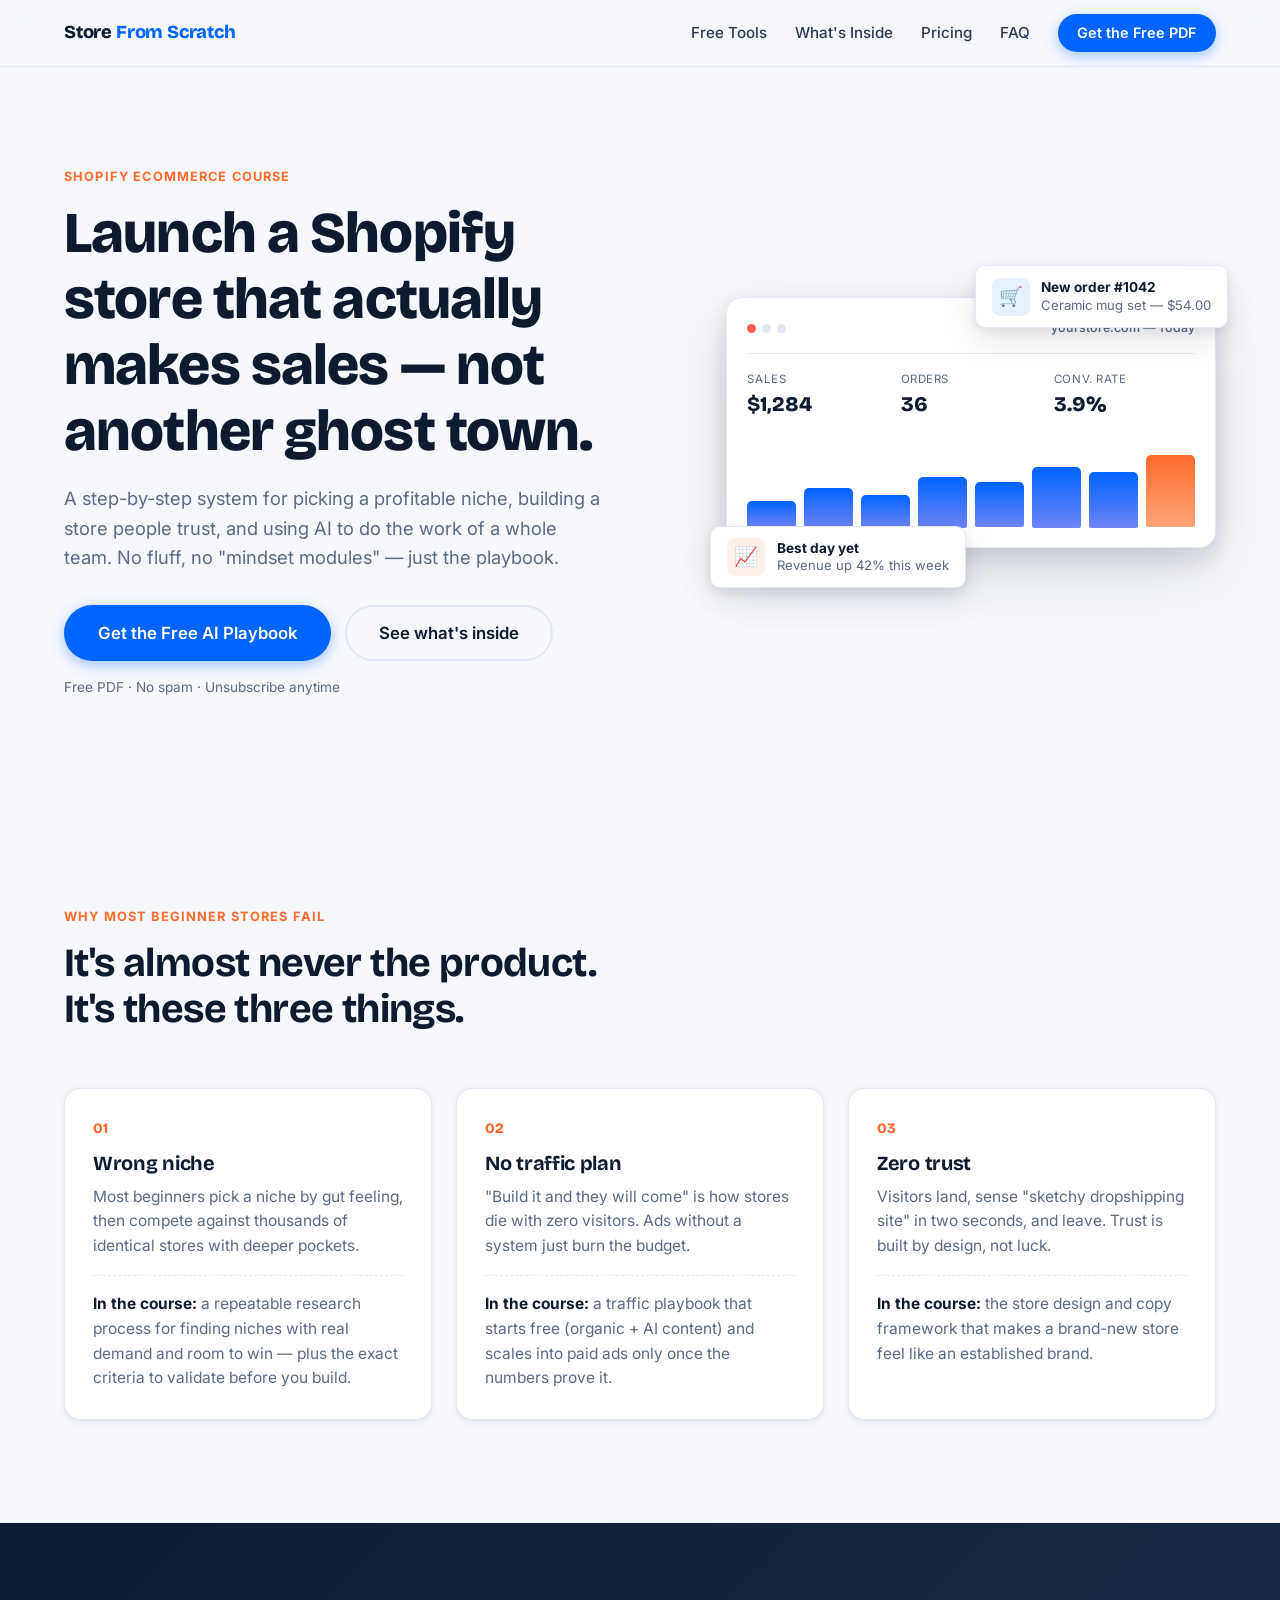
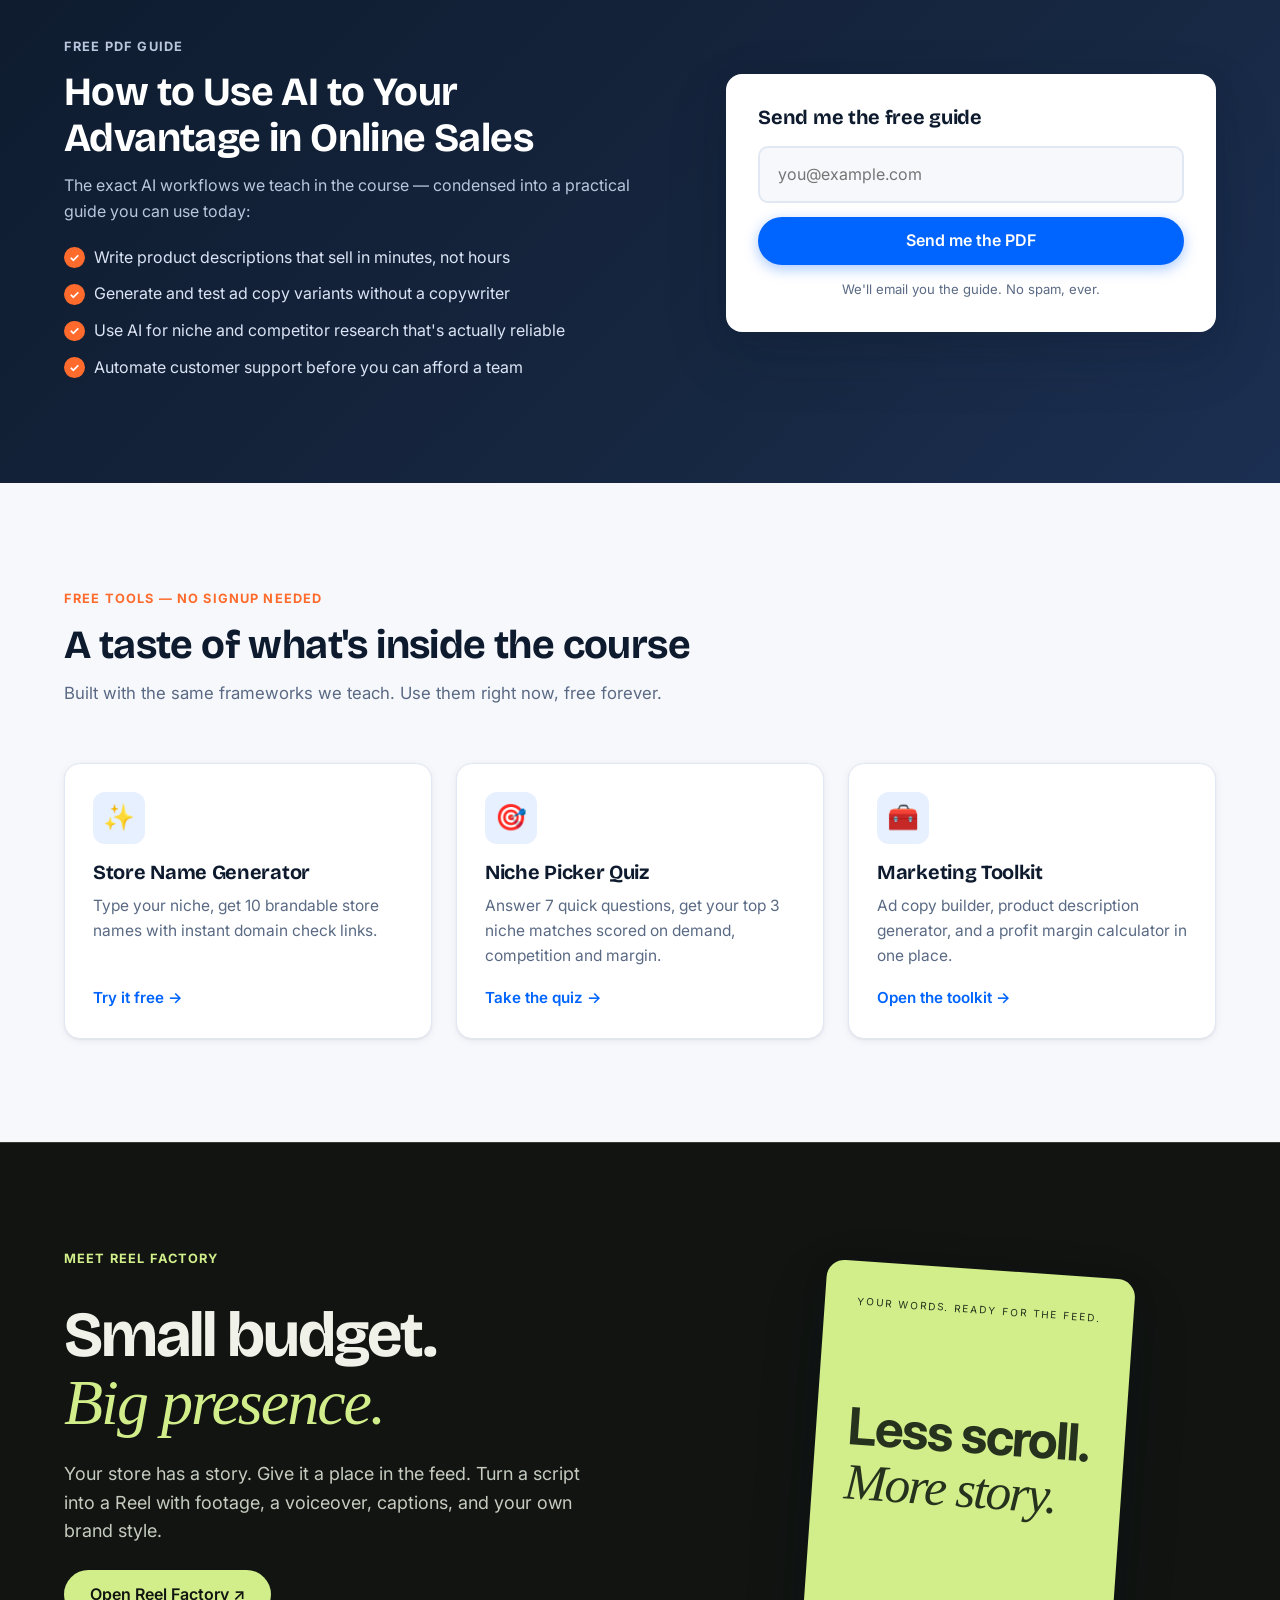
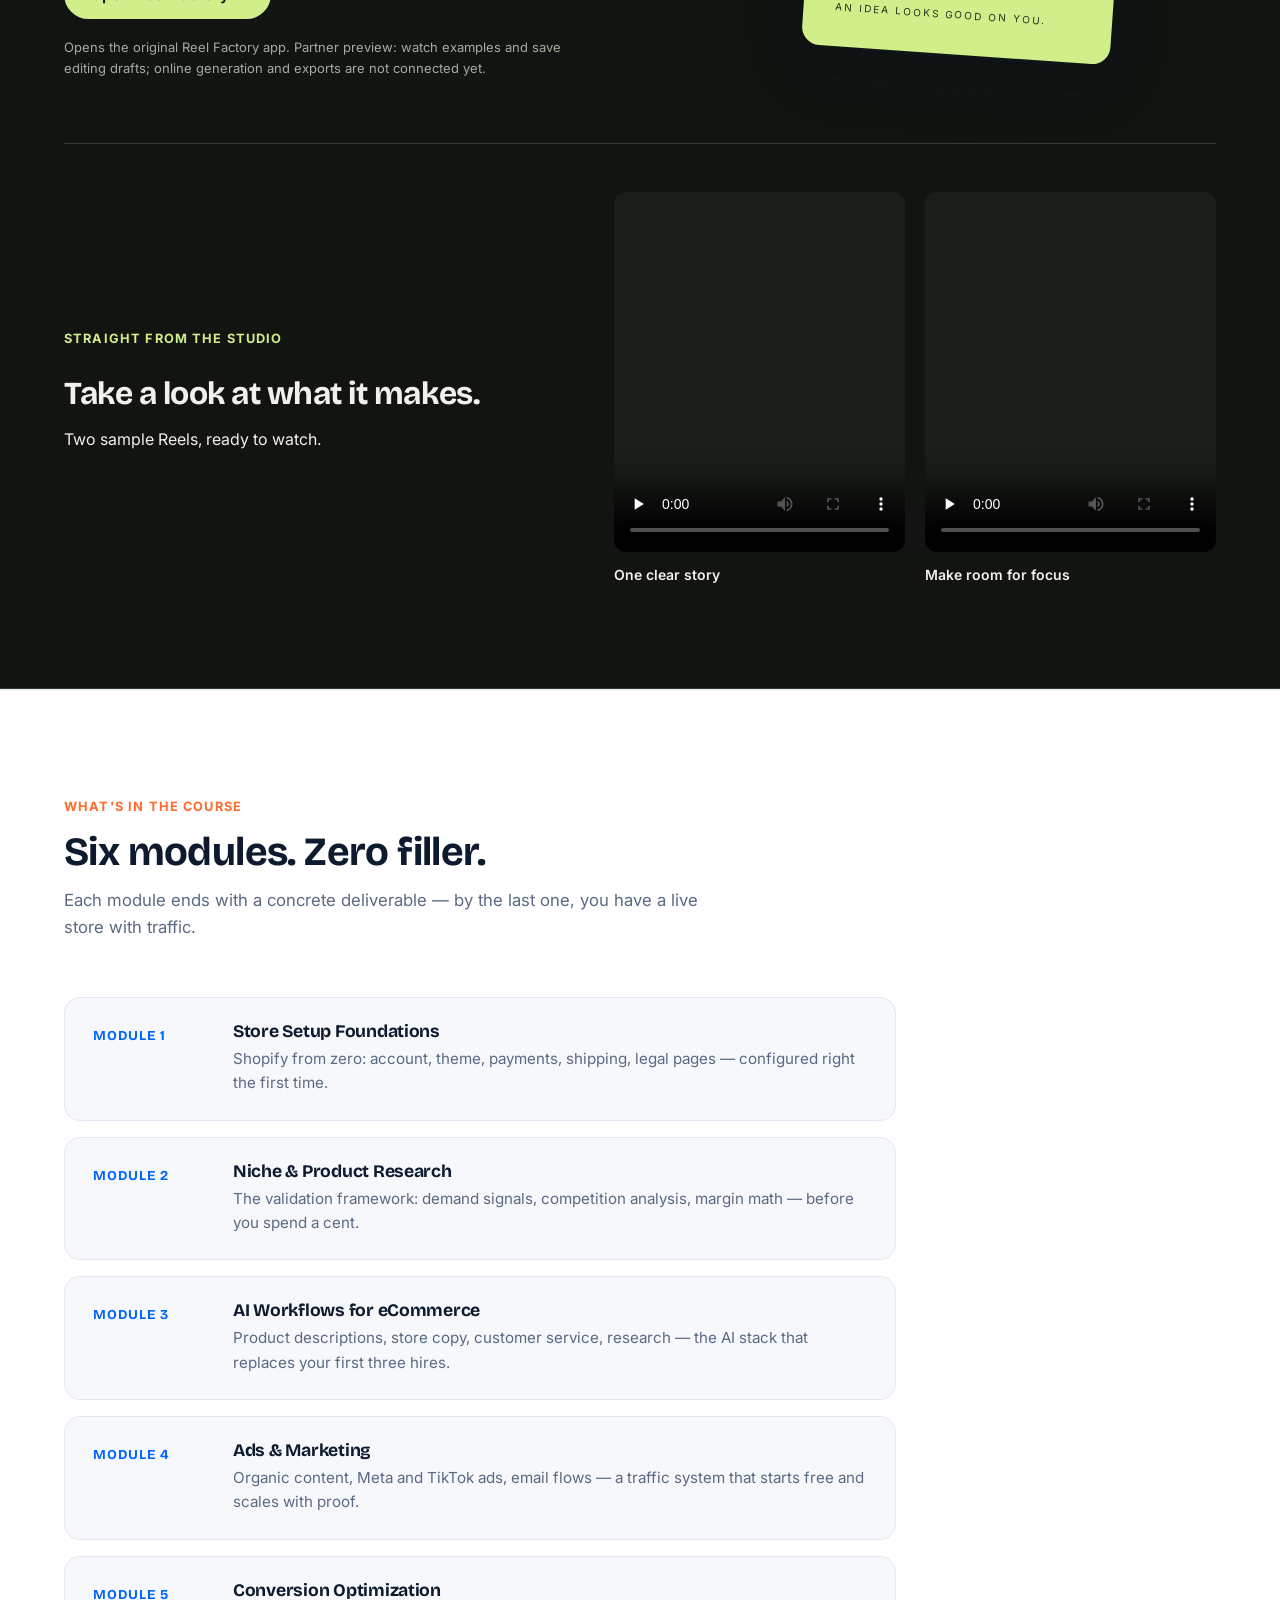
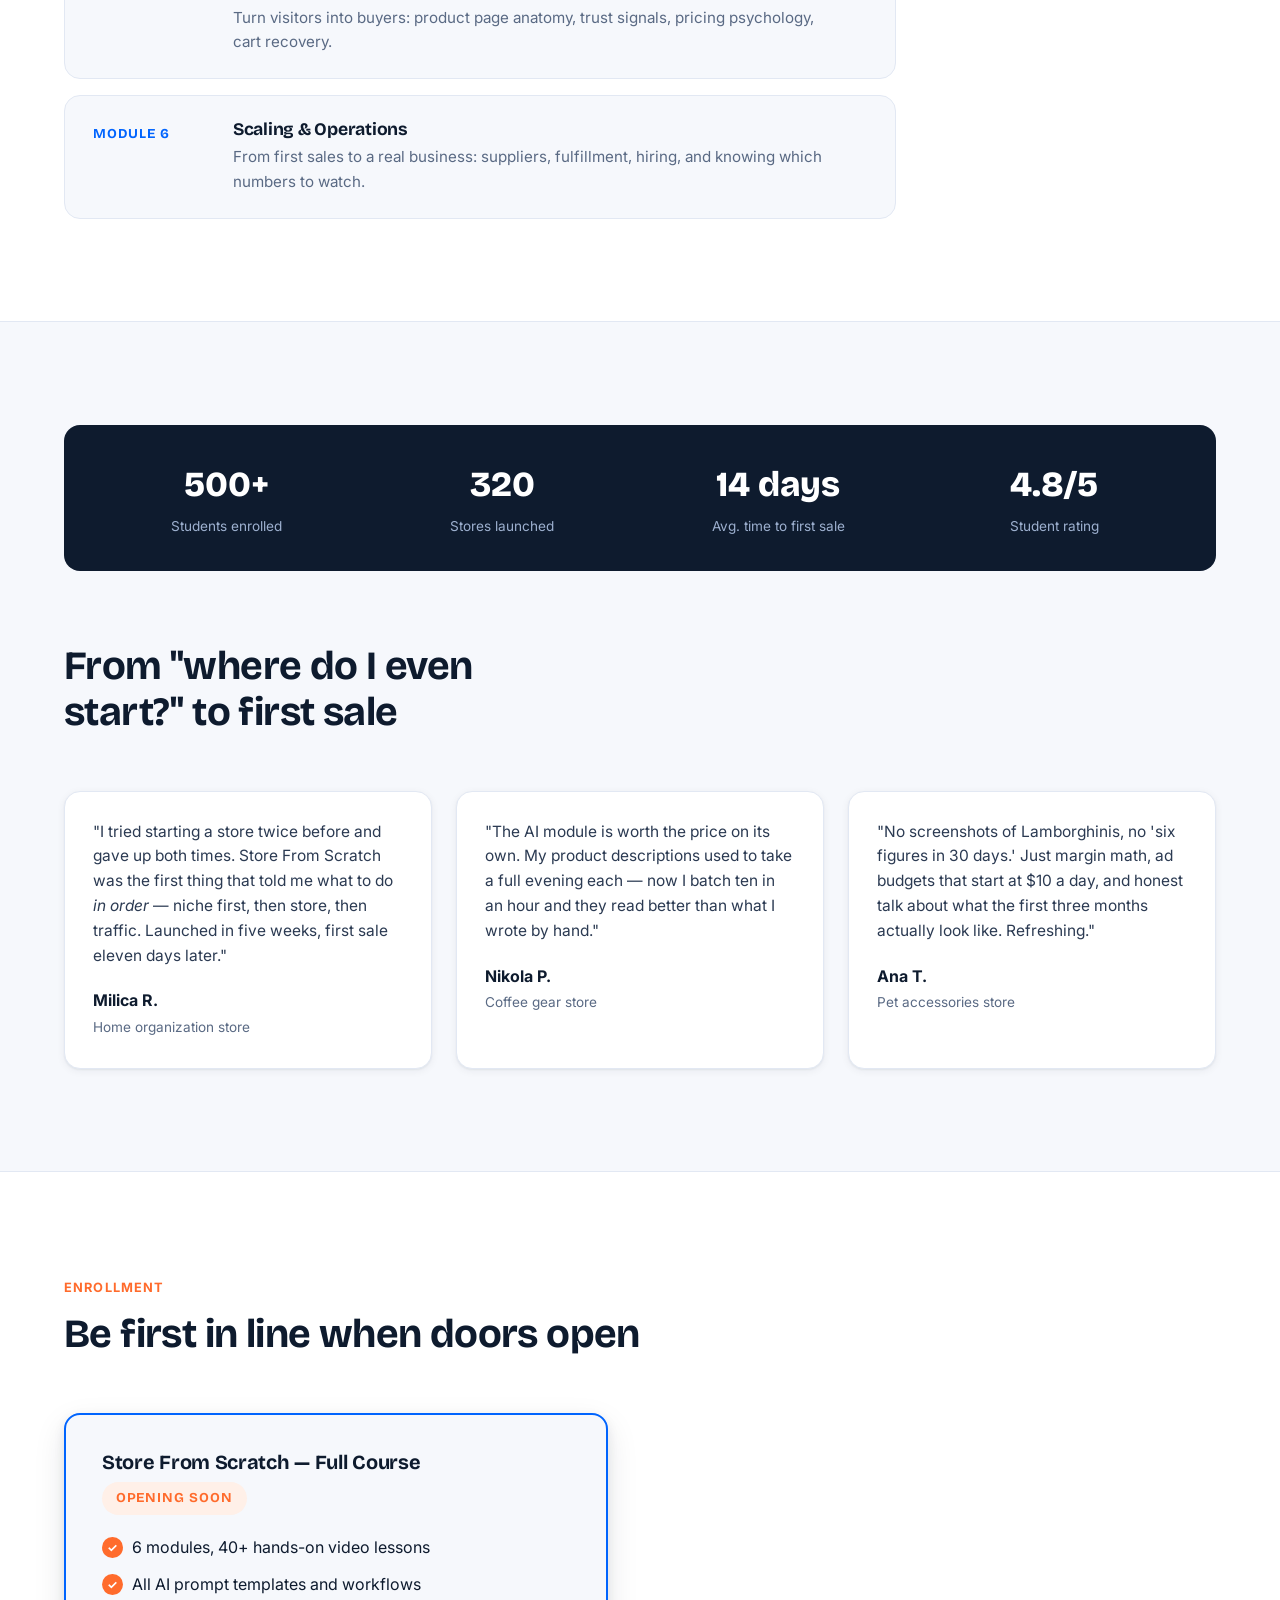
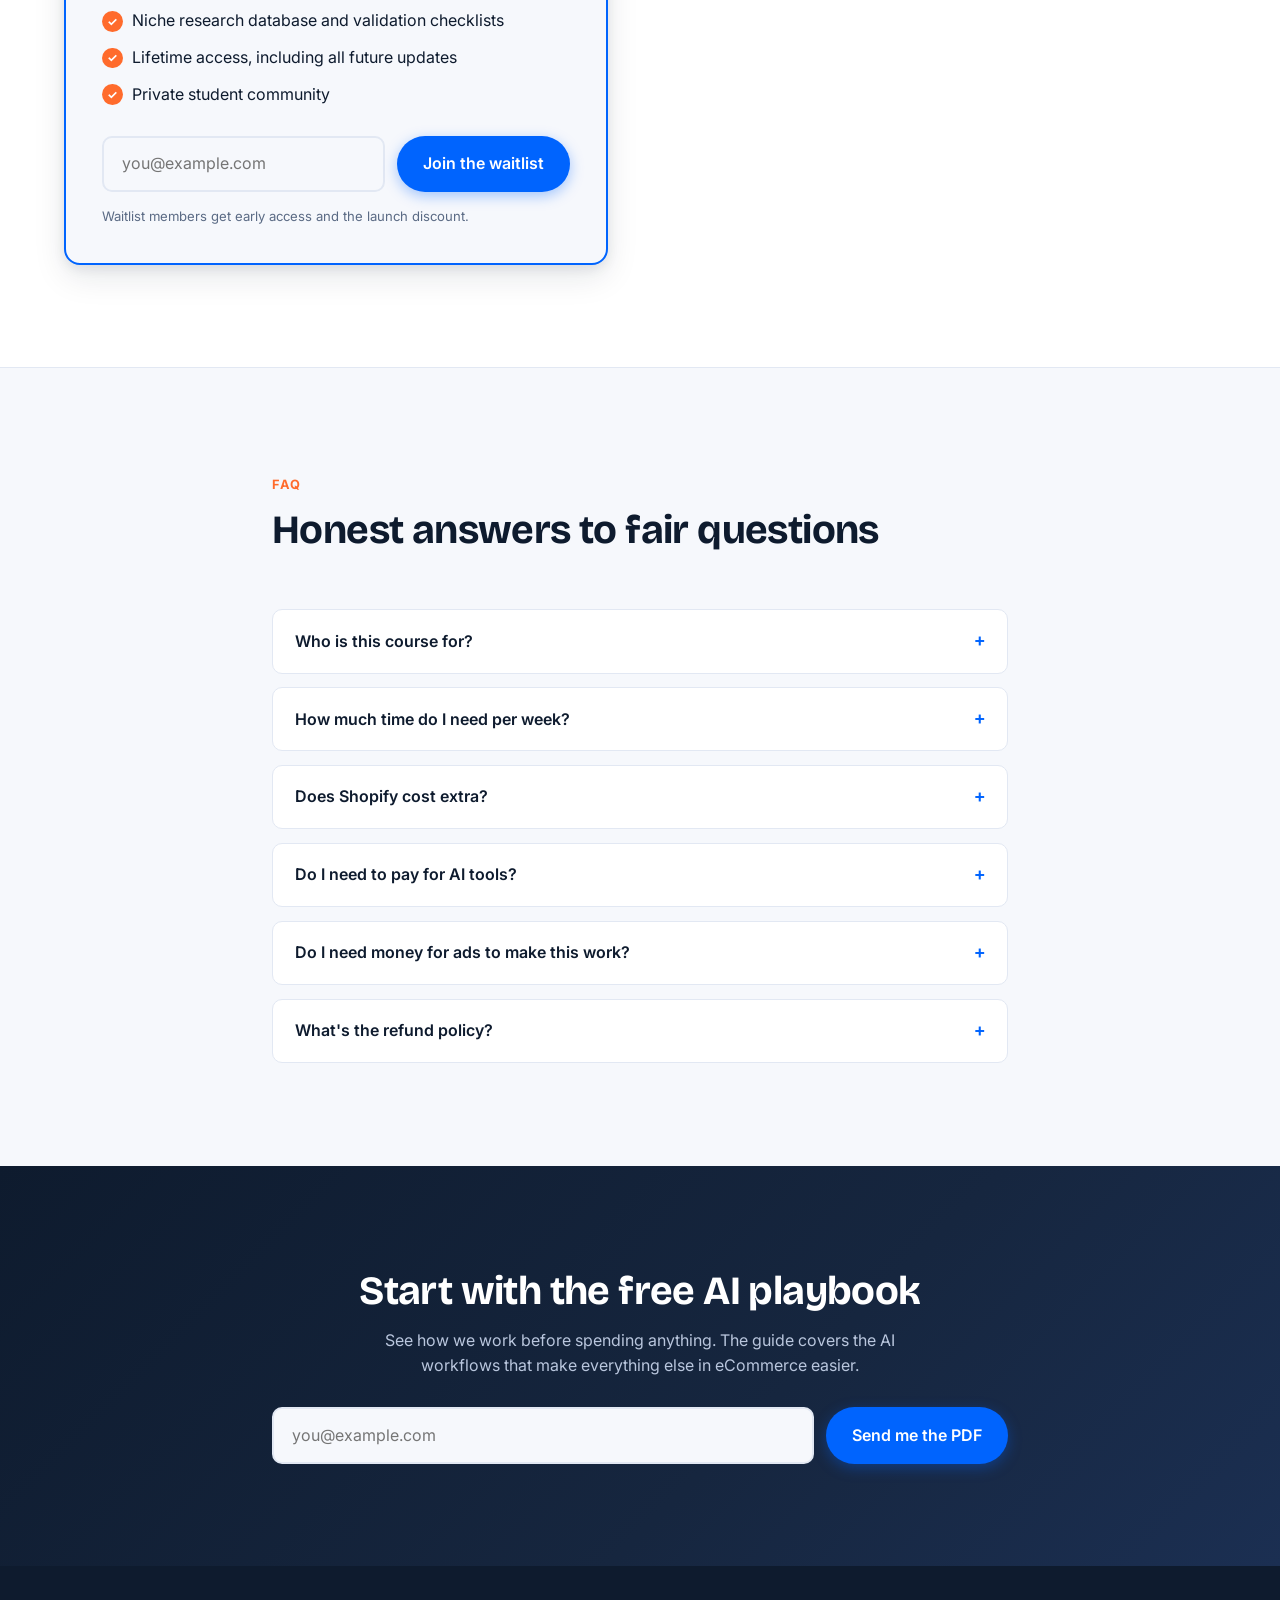
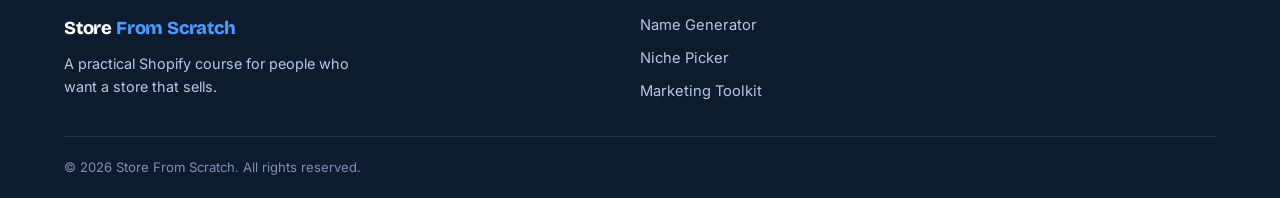
<file: index.html>
<!DOCTYPE html>
<html lang="en">
<head>
  <meta charset="UTF-8">
  <meta name="viewport" content="width=device-width, initial-scale=1.0">
  <title>Store From Scratch — Launch a Shopify Store That Actually Sells</title>
  <meta name="description" content="A practical Shopify eCommerce course: pick a winning niche, use AI to work 10x faster, and launch a store built to convert. Grab the free AI playbook PDF.">
  <link rel="icon" type="image/svg+xml" href="assets/favicon.svg">
  <link rel="preconnect" href="https://fonts.googleapis.com">
  <link rel="preconnect" href="https://fonts.gstatic.com" crossorigin>
  <link href="https://fonts.googleapis.com/css2?family=Bricolage+Grotesque:opsz,wght@12..96,500;12..96,600;12..96,700;12..96,800&family=Inter:wght@400;500;600;700&display=swap" rel="stylesheet">
  <link rel="stylesheet" href="css/style.css">
  <!-- ANALYTICS HERE -->
</head>
<body>

  <!-- ============ NAV ============ -->
  <header class="site-header">
    <nav class="nav container" aria-label="Main navigation">
      <a href="#top" class="nav-logo">Store <span class="logo-accent">From Scratch</span></a>
      <button class="nav-toggle" aria-expanded="false" aria-controls="nav-menu" aria-label="Toggle menu">
        <span></span><span></span><span></span>
      </button>
      <div class="nav-menu" id="nav-menu">
        <a href="#tools" class="nav-link">Free Tools</a>
        <a href="#curriculum" class="nav-link">What's Inside</a>
        <a href="#pricing" class="nav-link">Pricing</a>
        <a href="#faq" class="nav-link">FAQ</a>
        <a href="#lead-magnet" class="btn btn-primary btn-sm nav-cta">Get the Free PDF</a>
      </div>
    </nav>
  </header>

  <main id="top">

    <!-- ============ 1. HERO ============ -->
    <section class="hero">
      <div class="container hero-grid">
        <div class="hero-copy">
          <p class="eyebrow">Shopify eCommerce Course</p>
          <h1>Launch a Shopify store that actually makes sales — not another ghost town.</h1>
          <p class="hero-sub">A step-by-step system for picking a profitable niche, building a store people trust, and using AI to do the work of a whole team. No fluff, no "mindset modules" — just the playbook.</p>
          <div class="hero-actions">
            <a href="#lead-magnet" class="btn btn-primary btn-lg">Get the Free AI Playbook</a>
            <a href="#curriculum" class="btn btn-ghost btn-lg">See what's inside</a>
          </div>
          <p class="hero-note">Free PDF · No spam · Unsubscribe anytime</p>
        </div>

        <!-- Signature element: animated storefront dashboard -->
        <div class="hero-visual" aria-hidden="true">
          <div class="dash-card">
            <div class="dash-header">
              <span class="dash-dot"></span><span class="dash-dot"></span><span class="dash-dot"></span>
              <span class="dash-title">yourstore.com — Today</span>
            </div>
            <div class="dash-stats">
              <div class="dash-stat">
                <span class="dash-stat-label">Sales</span>
                <span class="dash-stat-value">$1,284</span>
              </div>
              <div class="dash-stat">
                <span class="dash-stat-label">Orders</span>
                <span class="dash-stat-value">36</span>
              </div>
              <div class="dash-stat">
                <span class="dash-stat-label">Conv. rate</span>
                <span class="dash-stat-value">3.9%</span>
              </div>
            </div>
            <div class="dash-chart">
              <span style="--h:32%"></span><span style="--h:48%"></span><span style="--h:40%"></span>
              <span style="--h:62%"></span><span style="--h:55%"></span><span style="--h:74%"></span>
              <span style="--h:68%"></span><span style="--h:88%"></span>
            </div>
          </div>
          <div class="float-card float-card-1">
            <span class="float-icon">🛒</span>
            <div><strong>New order #1042</strong><span>Ceramic mug set — $54.00</span></div>
          </div>
          <div class="float-card float-card-2">
            <span class="float-icon">📈</span>
            <div><strong>Best day yet</strong><span>Revenue up 42% this week</span></div>
          </div>
        </div>
      </div>
    </section>

    <!-- ============ 2. PROBLEM → PROMISE ============ -->
    <section class="section" id="why-stores-fail">
      <div class="container">
        <div class="section-head reveal">
          <p class="eyebrow">Why most beginner stores fail</p>
          <h2>It's almost never the product. It's these three things.</h2>
        </div>
        <div class="grid-3">
          <article class="card problem-card reveal">
            <span class="problem-num">01</span>
            <h3>Wrong niche</h3>
            <p>Most beginners pick a niche by gut feeling, then compete against thousands of identical stores with deeper pockets.</p>
            <p class="card-answer"><strong>In the course:</strong> a repeatable research process for finding niches with real demand and room to win — plus the exact criteria to validate before you build.</p>
          </article>
          <article class="card problem-card reveal">
            <span class="problem-num">02</span>
            <h3>No traffic plan</h3>
            <p>"Build it and they will come" is how stores die with zero visitors. Ads without a system just burn the budget.</p>
            <p class="card-answer"><strong>In the course:</strong> a traffic playbook that starts free (organic + AI content) and scales into paid ads only once the numbers prove it.</p>
          </article>
          <article class="card problem-card reveal">
            <span class="problem-num">03</span>
            <h3>Zero trust</h3>
            <p>Visitors land, sense "sketchy dropshipping site" in two seconds, and leave. Trust is built by design, not luck.</p>
            <p class="card-answer"><strong>In the course:</strong> the store design and copy framework that makes a brand-new store feel like an established brand.</p>
          </article>
        </div>
      </div>
    </section>

    <!-- ============ 3. LEAD MAGNET ============ -->
    <section class="section section-accent" id="lead-magnet">
      <div class="container lead-grid">
        <div class="lead-copy reveal">
          <p class="eyebrow eyebrow-light">Free PDF Guide</p>
          <h2>How to Use AI to Your Advantage in Online Sales</h2>
          <p>The exact AI workflows we teach in the course — condensed into a practical guide you can use today:</p>
          <ul class="check-list">
            <li>Write product descriptions that sell in minutes, not hours</li>
            <li>Generate and test ad copy variants without a copywriter</li>
            <li>Use AI for niche and competitor research that's actually reliable</li>
            <li>Automate customer support before you can afford a team</li>
          </ul>
        </div>
        <div class="lead-form-wrap reveal">
          <form class="capture-form" data-capture data-source="pdf">
            <h3>Send me the free guide</h3>
            <label for="lm-email" class="visually-hidden">Email address</label>
            <input type="email" id="lm-email" name="email" placeholder="you@example.com" required autocomplete="email">
            <input type="hidden" name="source" value="pdf">
            <button type="submit" class="btn btn-primary btn-block">Send me the PDF</button>
            <p class="form-note">We'll email you the guide. No spam, ever.</p>
            <div class="form-success" hidden>
              <p><strong>Check your inbox!</strong> Your guide is on the way.</p>
              <p>Can't wait? <a href="assets/The%20AI%20Advantage.pdf" target="_blank" rel="noopener">Download the PDF right now →</a></p>
            </div>
          </form>
        </div>
      </div>
    </section>

    <!-- ============ 4. FREE TOOLS ============ -->
    <section class="section" id="tools">
      <div class="container">
        <div class="section-head reveal">
          <p class="eyebrow">Free tools — no signup needed</p>
          <h2>A taste of what's inside the course</h2>
          <p class="section-sub">Built with the same frameworks we teach. Use them right now, free forever.</p>
        </div>
        <div class="grid-3">
          <a href="tools/name-generator.html" class="card tool-card reveal">
            <span class="tool-icon">✨</span>
            <h3>Store Name Generator</h3>
            <p>Type your niche, get 10 brandable store names with instant domain check links.</p>
            <span class="tool-link">Try it free →</span>
          </a>
          <a href="tools/niche-picker.html" class="card tool-card reveal">
            <span class="tool-icon">🎯</span>
            <h3>Niche Picker Quiz</h3>
            <p>Answer 7 quick questions, get your top 3 niche matches scored on demand, competition and margin.</p>
            <span class="tool-link">Take the quiz →</span>
          </a>
          <a href="tools/marketing-toolkit.html" class="card tool-card reveal">
            <span class="tool-icon">🧰</span>
            <h3>Marketing Toolkit</h3>
            <p>Ad copy builder, product description generator, and a profit margin calculator in one place.</p>
            <span class="tool-link">Open the toolkit →</span>
          </a>
        </div>
      </div>
    </section>

    <section class="section factory-section" id="reel-studio" aria-labelledby="factory-title">
      <div class="container">
        <div class="factory-intro">
          <div>
            <p class="eyebrow">MEET REEL FACTORY</p>
            <h2 id="factory-title">Small budget.<br><em>Big presence.</em></h2>
            <p class="factory-copy">Your store has a story. Give it a place in the feed. Turn a script into a Reel with footage, a voiceover, captions, and your own brand style.</p>
            <a href="https://newreelfactory.com/" class="btn btn-primary" target="_blank" rel="noopener">Open Reel Factory &nearr;</a>
            <p class="factory-note">Opens the original Reel Factory app. Partner preview: watch examples and save editing drafts; online generation and exports are not connected yet.</p>
          </div>
          <div class="factory-poster" aria-label="Reel Factory: your words, ready for the feed">
            <span>YOUR WORDS. READY FOR THE FEED.</span>
            <p>Less scroll.<br><em>More story.</em></p>
            <span>AN IDEA LOOKS GOOD ON YOU.</span>
          </div>
        </div>
        <div class="factory-screening">
          <div><p class="eyebrow">STRAIGHT FROM THE STUDIO</p><h3>Take a look at what it makes.</h3><p>Two sample Reels, ready to watch.</p></div>
          <div class="factory-films">
            <figure><video controls playsinline preload="none" poster="https://pub-43fe54c2296b4183a7e8cd200c02d194.r2.dev/posters/one-clear-story.jpg" src="https://pub-43fe54c2296b4183a7e8cd200c02d194.r2.dev/videos/one-clear-story.mp4" aria-label="One clear story example Reel"></video><figcaption>One clear story</figcaption></figure>
            <figure><video controls playsinline preload="none" poster="https://pub-43fe54c2296b4183a7e8cd200c02d194.r2.dev/posters/make-room.jpg" src="https://pub-43fe54c2296b4183a7e8cd200c02d194.r2.dev/videos/make-room.mp4" aria-label="Make room for focus example Reel"></video><figcaption>Make room for focus</figcaption></figure>
          </div>
        </div>
      </div>
    </section>

    <!-- ============ 5. CURRICULUM ============ -->
    <section class="section section-alt" id="curriculum">
      <div class="container">
        <div class="section-head reveal">
          <p class="eyebrow">What's in the course</p>
          <h2>Six modules. Zero filler.</h2>
          <p class="section-sub">Each module ends with a concrete deliverable — by the last one, you have a live store with traffic.</p>
        </div>
        <ol class="module-list">
          <li class="module reveal">
            <span class="module-num">Module 1</span>
            <div>
              <h3>Store Setup Foundations</h3>
              <p>Shopify from zero: account, theme, payments, shipping, legal pages — configured right the first time.</p>
            </div>
          </li>
          <li class="module reveal">
            <span class="module-num">Module 2</span>
            <div>
              <h3>Niche &amp; Product Research</h3>
              <p>The validation framework: demand signals, competition analysis, margin math — before you spend a cent.</p>
            </div>
          </li>
          <li class="module reveal">
            <span class="module-num">Module 3</span>
            <div>
              <h3>AI Workflows for eCommerce</h3>
              <p>Product descriptions, store copy, customer service, research — the AI stack that replaces your first three hires.</p>
            </div>
          </li>
          <li class="module reveal">
            <span class="module-num">Module 4</span>
            <div>
              <h3>Ads &amp; Marketing</h3>
              <p>Organic content, Meta and TikTok ads, email flows — a traffic system that starts free and scales with proof.</p>
            </div>
          </li>
          <li class="module reveal">
            <span class="module-num">Module 5</span>
            <div>
              <h3>Conversion Optimization</h3>
              <p>Turn visitors into buyers: product page anatomy, trust signals, pricing psychology, cart recovery.</p>
            </div>
          </li>
          <li class="module reveal">
            <span class="module-num">Module 6</span>
            <div>
              <h3>Scaling &amp; Operations</h3>
              <p>From first sales to a real business: suppliers, fulfillment, hiring, and knowing which numbers to watch.</p>
            </div>
          </li>
        </ol>
      </div>
    </section>

    <!-- ============ 6. SOCIAL PROOF ============ -->
    <section class="section" id="results">
      <div class="container">
        <!-- PLACEHOLDER: real stats -->
        <div class="stats-bar reveal">
          <div class="stat">
            <span class="stat-value">500+</span>
            <span class="stat-label">Students enrolled</span>
          </div>
          <div class="stat">
            <span class="stat-value">320</span>
            <span class="stat-label">Stores launched</span>
          </div>
          <div class="stat">
            <span class="stat-value">14 days</span>
            <span class="stat-label">Avg. time to first sale</span>
          </div>
          <div class="stat">
            <span class="stat-value">4.8/5</span>
            <span class="stat-label">Student rating</span>
          </div>
        </div>

        <div class="section-head reveal">
          <h2>From "where do I even start?" to first sale</h2>
        </div>
        <!-- PLACEHOLDER: test testimonials — replace with real student quotes before launch -->
        <div class="grid-3">
          <figure class="card testimonial reveal">
            <blockquote>"I tried starting a store twice before and gave up both times. Store From Scratch was the first thing that told me what to do <em>in order</em> — niche first, then store, then traffic. Launched in five weeks, first sale eleven days later."</blockquote>
            <figcaption><strong>Milica R.</strong><span>Home organization store</span></figcaption>
          </figure>
          <figure class="card testimonial reveal">
            <blockquote>"The AI module is worth the price on its own. My product descriptions used to take a full evening each — now I batch ten in an hour and they read better than what I wrote by hand."</blockquote>
            <figcaption><strong>Nikola P.</strong><span>Coffee gear store</span></figcaption>
          </figure>
          <figure class="card testimonial reveal">
            <blockquote>"No screenshots of Lamborghinis, no 'six figures in 30 days.' Just margin math, ad budgets that start at $10 a day, and honest talk about what the first three months actually look like. Refreshing."</blockquote>
            <figcaption><strong>Ana T.</strong><span>Pet accessories store</span></figcaption>
          </figure>
        </div>
      </div>
    </section>

    <!-- ============ 7. PRICING / OFFER ============ -->
    <section class="section section-alt" id="pricing">
      <div class="container">
        <div class="section-head reveal">
          <p class="eyebrow">Enrollment</p>
          <h2>Be first in line when doors open</h2>
        </div>
        <div class="offer-card reveal">
          <div class="offer-head">
            <h3>Store From Scratch — Full Course</h3>
            <p class="offer-price">
              <!-- PRICE PLACEHOLDER: swap the line below for the real price + buy button when checkout is live -->
              <span class="offer-price-label">Opening soon</span>
            </p>
          </div>
          <ul class="check-list">
            <li>6 modules, 40+ hands-on video lessons</li>
            <li>All AI prompt templates and workflows</li>
            <li>Niche research database and validation checklists</li>
            <li>Lifetime access, including all future updates</li>
            <li>Private student community</li>
          </ul>
          <!--
            CHECKOUT SWAP: when the price is decided, replace the form below with a buy
            button, e.g. <a href="GUMROAD_OR_LEMONSQUEEZY_URL" class="btn btn-primary btn-lg btn-block">Enroll now — $XX</a>
          -->
          <form class="capture-form capture-form-inline" data-capture data-source="waitlist">
            <label for="wl-email" class="visually-hidden">Email address</label>
            <input type="email" id="wl-email" name="email" placeholder="you@example.com" required autocomplete="email">
            <input type="hidden" name="source" value="waitlist">
            <button type="submit" class="btn btn-primary">Join the waitlist</button>
            <div class="form-success" hidden>
              <p><strong>You're on the list!</strong> We'll email you the moment enrollment opens — waitlist members get the best price.</p>
            </div>
          </form>
          <p class="form-note">Waitlist members get early access and the launch discount.</p>
        </div>
      </div>
    </section>

    <!-- ============ 8. FAQ ============ -->
    <section class="section" id="faq">
      <div class="container container-narrow">
        <div class="section-head reveal">
          <p class="eyebrow">FAQ</p>
          <h2>Honest answers to fair questions</h2>
        </div>
        <div class="faq-list reveal">
          <details class="faq-item">
            <summary>Who is this course for?</summary>
            <p>Complete beginners and early-stage store owners. If you've never touched Shopify, Module 1 walks you through everything. If you have a store that isn't selling, Modules 2, 4 and 5 are where you'll find the fixes.</p>
          </details>
          <details class="faq-item">
            <summary>How much time do I need per week?</summary>
            <p>Plan for 4–6 hours a week. The course is self-paced — most students launch their store within 4–6 weeks, but you can go faster or slower. Lifetime access means no pressure.</p>
          </details>
          <details class="faq-item">
            <summary>Does Shopify cost extra?</summary>
            <p>Yes — Shopify is a separate subscription (they offer a cheap trial period for new stores, so you can build most of your store before paying full price). We show you how to keep total startup costs minimal.</p>
          </details>
          <details class="faq-item">
            <summary>Do I need to pay for AI tools?</summary>
            <p>No. Every AI workflow in the course works with free tiers of the tools we use. Paid plans speed some things up, but they're optional and we clearly mark them as such.</p>
          </details>
          <details class="faq-item">
            <summary>Do I need money for ads to make this work?</summary>
            <p>Not to start. Module 4 begins with free, organic traffic methods and only introduces paid ads once your store has proven it can convert. When you do run ads, we teach you how to test with small budgets.</p>
          </details>
          <details class="faq-item">
            <summary>What's the refund policy?</summary>
            <p>14-day money-back guarantee, no questions asked. Go through the first modules, and if it's not what you expected, email us for a full refund.</p>
          </details>
        </div>
      </div>
    </section>

    <!-- ============ 9. FINAL CTA ============ -->
    <section class="section section-accent" id="final-cta">
      <div class="container container-narrow">
        <div class="final-cta-inner reveal">
          <h2>Start with the free AI playbook</h2>
          <p>See how we work before spending anything. The guide covers the AI workflows that make everything else in eCommerce easier.</p>
          <form class="capture-form capture-form-inline" data-capture data-source="pdf">
            <label for="fc-email" class="visually-hidden">Email address</label>
            <input type="email" id="fc-email" name="email" placeholder="you@example.com" required autocomplete="email">
            <input type="hidden" name="source" value="pdf">
            <button type="submit" class="btn btn-primary">Send me the PDF</button>
            <div class="form-success" hidden>
              <p><strong>Check your inbox!</strong> Your guide is on the way. Can't wait? <a href="assets/The%20AI%20Advantage.pdf" target="_blank" rel="noopener">Download it now →</a></p>
            </div>
          </form>
        </div>
      </div>
    </section>
  </main>

  <!-- ============ FOOTER ============ -->
  <footer class="site-footer">
    <div class="container footer-inner">
      <div>
        <p class="nav-logo">Store <span class="logo-accent">From Scratch</span></p>
        <p class="footer-tag">A practical Shopify course for people who want a store that sells.</p>
      </div>
      <nav class="footer-links" aria-label="Footer">
        <a href="tools/name-generator.html">Name Generator</a>
        <a href="tools/niche-picker.html">Niche Picker</a>
        <a href="tools/marketing-toolkit.html">Marketing Toolkit</a>
      </nav>
      <!-- CONTACT EMAIL: add a "Questions? email@..." line here when there's a contact address -->
    </div>
    <div class="container footer-bottom">
      <p>© <span data-year>2026</span> Store From Scratch. All rights reserved.</p>
    </div>
  </footer>

  <script src="js/main.js"></script>
</body>
</html>
</file>
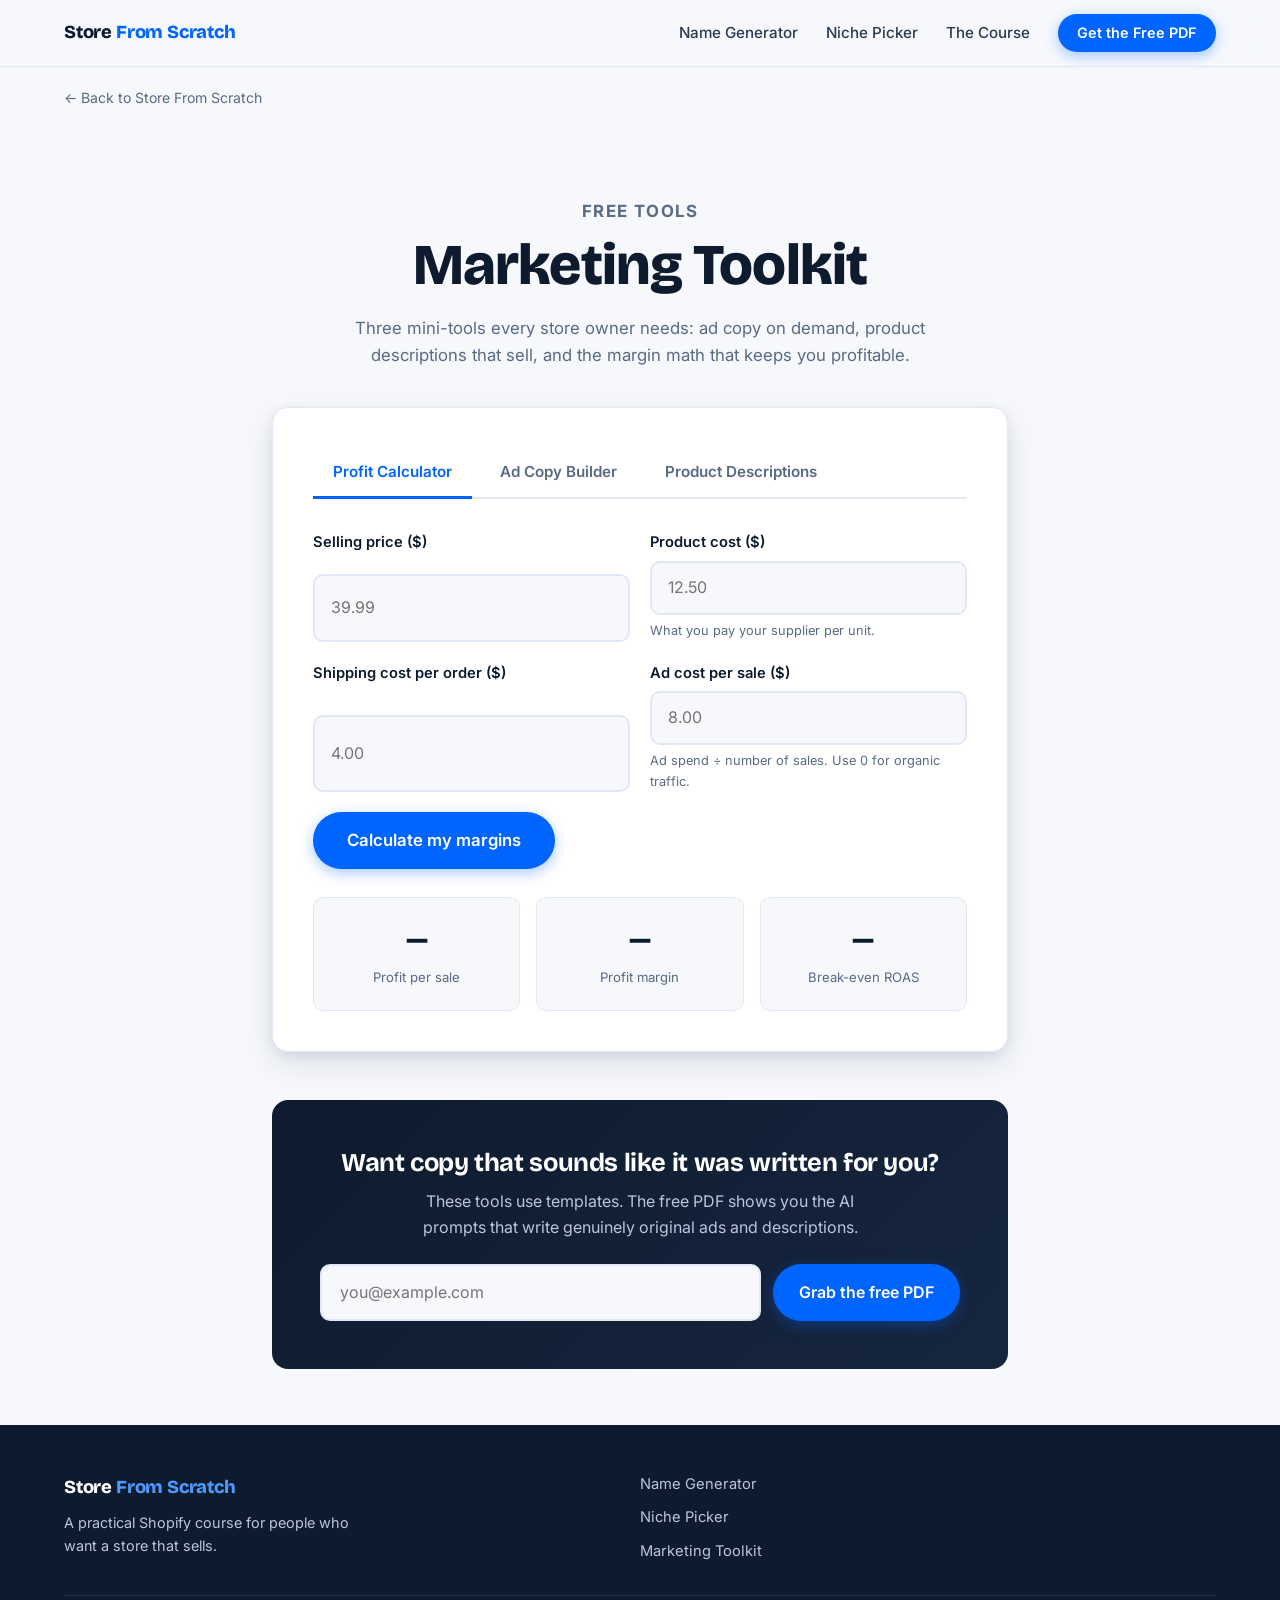
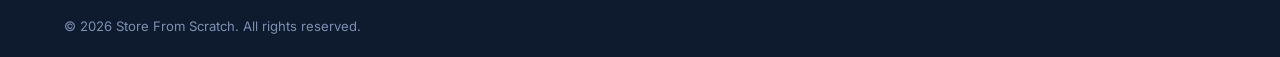
<file: tools/marketing-toolkit.html>
<!DOCTYPE html>
<html lang="en">
<head>
  <meta charset="UTF-8">
  <meta name="viewport" content="width=device-width, initial-scale=1.0">
  <title>Free Marketing Toolkit for Shopify — Store From Scratch</title>
  <meta name="description" content="Free Shopify marketing toolkit: ad copy builder, product description generator, and profit margin calculator with break-even ROAS. No signup.">
  <link rel="icon" type="image/svg+xml" href="../assets/favicon.svg">
  <link rel="preconnect" href="https://fonts.googleapis.com">
  <link rel="preconnect" href="https://fonts.gstatic.com" crossorigin>
  <link href="https://fonts.googleapis.com/css2?family=Bricolage+Grotesque:opsz,wght@12..96,500;12..96,600;12..96,700;12..96,800&family=Inter:wght@400;500;600;700&display=swap" rel="stylesheet">
  <link rel="stylesheet" href="../css/style.css">
  <!-- ANALYTICS HERE -->
</head>
<body>

  <header class="site-header">
    <nav class="nav container" aria-label="Main navigation">
      <a href="../index.html" class="nav-logo">Store <span class="logo-accent">From Scratch</span></a>
      <button class="nav-toggle" aria-expanded="false" aria-controls="nav-menu" aria-label="Toggle menu">
        <span></span><span></span><span></span>
      </button>
      <div class="nav-menu" id="nav-menu">
        <a href="name-generator.html" class="nav-link">Name Generator</a>
        <a href="niche-picker.html" class="nav-link">Niche Picker</a>
        <a href="../index.html#curriculum" class="nav-link">The Course</a>
        <a href="../index.html#lead-magnet" class="btn btn-primary btn-sm nav-cta">Get the Free PDF</a>
      </div>
    </nav>
  </header>

  <main>
    <div class="container breadcrumb"><a href="../index.html">← Back to Store From Scratch</a></div>

    <section class="tool-hero">
      <div class="container container-narrow">
        <p class="eyebrow">Free tools</p>
        <h1>Marketing Toolkit</h1>
        <p>Three mini-tools every store owner needs: ad copy on demand, product descriptions that sell, and the margin math that keeps you profitable.</p>
      </div>
    </section>

    <div class="container container-narrow">
      <section class="tool-panel" aria-label="Marketing toolkit">

        <div class="tabs" role="tablist" aria-label="Marketing tools">
          <button class="tab-btn" role="tab" id="tab-calc" aria-controls="panel-calc" aria-selected="true">Profit Calculator</button>
          <button class="tab-btn" role="tab" id="tab-ads" aria-controls="panel-ads" aria-selected="false">Ad Copy Builder</button>
          <button class="tab-btn" role="tab" id="tab-desc" aria-controls="panel-desc" aria-selected="false">Product Descriptions</button>
        </div>

        <!-- ============ PROFIT MARGIN CALCULATOR ============ -->
        <div class="tab-panel" role="tabpanel" id="panel-calc" aria-labelledby="tab-calc">
          <form id="calc-form">
            <div class="field-row">
              <div class="field">
                <label for="calc-price">Selling price ($)</label>
                <input type="number" id="calc-price" min="0" step="0.01" placeholder="39.99" required inputmode="decimal">
              </div>
              <div class="field">
                <label for="calc-cost">Product cost ($)</label>
                <input type="number" id="calc-cost" min="0" step="0.01" placeholder="12.50" required inputmode="decimal">
                <span class="field-hint">What you pay your supplier per unit.</span>
              </div>
            </div>
            <div class="field-row">
              <div class="field">
                <label for="calc-shipping">Shipping cost per order ($)</label>
                <input type="number" id="calc-shipping" min="0" step="0.01" placeholder="4.00" required inputmode="decimal">
              </div>
              <div class="field">
                <label for="calc-ads">Ad cost per sale ($)</label>
                <input type="number" id="calc-ads" min="0" step="0.01" placeholder="8.00" required inputmode="decimal">
                <span class="field-hint">Ad spend ÷ number of sales. Use 0 for organic traffic.</span>
              </div>
            </div>
            <button type="submit" class="btn btn-primary btn-lg">Calculate my margins</button>
          </form>

          <div id="calc-results" class="calc-results" hidden>
            <div class="metric" id="metric-profit">
              <span class="metric-value" data-out="profit">—</span>
              <span class="metric-label">Profit per sale</span>
            </div>
            <div class="metric" id="metric-margin">
              <span class="metric-value" data-out="margin">—</span>
              <span class="metric-label">Profit margin</span>
            </div>
            <div class="metric" id="metric-roas">
              <span class="metric-value" data-out="roas">—</span>
              <span class="metric-label">Break-even ROAS</span>
            </div>
          </div>
          <div id="calc-verdict" class="calc-verdict" hidden></div>
        </div>

        <!-- ============ AD COPY BUILDER ============ -->
        <div class="tab-panel" role="tabpanel" id="panel-ads" aria-labelledby="tab-ads" hidden>
          <form id="ads-form">
            <div class="field-row">
              <div class="field">
                <label for="ads-product">Product</label>
                <input type="text" id="ads-product" placeholder="e.g. memory foam dog bed" required maxlength="60">
              </div>
              <div class="field">
                <label for="ads-audience">Who is it for?</label>
                <input type="text" id="ads-audience" placeholder="e.g. dog owners with older dogs" required maxlength="60">
              </div>
            </div>
            <div class="field-row">
              <div class="field">
                <label for="ads-benefit">Main benefit</label>
                <input type="text" id="ads-benefit" placeholder="e.g. relieves joint pain so your dog sleeps through the night" required maxlength="100">
              </div>
              <div class="field">
                <label for="ads-offer">Your offer</label>
                <input type="text" id="ads-offer" placeholder="e.g. 20% off this week + free shipping" required maxlength="60">
              </div>
            </div>
            <button type="submit" class="btn btn-primary btn-lg">Build 3 ad variants</button>
          </form>
          <div id="ads-results" class="output-stack" aria-live="polite"></div>
        </div>

        <!-- ============ PRODUCT DESCRIPTION GENERATOR ============ -->
        <div class="tab-panel" role="tabpanel" id="panel-desc" aria-labelledby="tab-desc" hidden>
          <form id="desc-form">
            <div class="field-row">
              <div class="field">
                <label for="desc-product">Product</label>
                <input type="text" id="desc-product" placeholder="e.g. stainless steel pour-over coffee kettle" required maxlength="60">
              </div>
              <div class="field">
                <label for="desc-audience">Who is it for?</label>
                <input type="text" id="desc-audience" placeholder="e.g. home coffee enthusiasts" required maxlength="60">
              </div>
            </div>
            <div class="field-row">
              <div class="field">
                <label for="desc-benefit">Main benefit</label>
                <input type="text" id="desc-benefit" placeholder="e.g. precise pour control for a perfect brew every time" required maxlength="100">
              </div>
              <div class="field">
                <label for="desc-feature">One standout feature</label>
                <input type="text" id="desc-feature" placeholder="e.g. built-in thermometer in the lid" required maxlength="80">
              </div>
            </div>
            <button type="submit" class="btn btn-primary btn-lg">Write my descriptions</button>
          </form>
          <div id="desc-results" class="output-stack" aria-live="polite"></div>
        </div>

      </section>

      <section class="tool-cta">
        <h2>Want copy that sounds like it was written for you?</h2>
        <p>These tools use templates. The free PDF shows you the AI prompts that write genuinely original ads and descriptions.</p>
        <form class="capture-form capture-form-inline" data-capture data-source="pdf">
          <label for="tc-email" class="visually-hidden">Email address</label>
          <input type="email" id="tc-email" name="email" placeholder="you@example.com" required autocomplete="email">
          <input type="hidden" name="source" value="pdf">
          <button type="submit" class="btn btn-primary">Grab the free PDF</button>
          <div class="form-success" hidden>
            <p><strong>Check your inbox!</strong> Can't wait? <a href="../assets/The%20AI%20Advantage.pdf" target="_blank" rel="noopener">Download it now →</a></p>
          </div>
        </form>
      </section>
    </div>
  </main>

  <footer class="site-footer">
    <div class="container footer-inner">
      <div>
        <p class="nav-logo">Store <span class="logo-accent">From Scratch</span></p>
        <p class="footer-tag">A practical Shopify course for people who want a store that sells.</p>
      </div>
      <nav class="footer-links" aria-label="Footer">
        <a href="name-generator.html">Name Generator</a>
        <a href="niche-picker.html">Niche Picker</a>
        <a href="marketing-toolkit.html">Marketing Toolkit</a>
      </nav>
      <!-- CONTACT EMAIL: add a "Questions? email@..." line here when there's a contact address -->
    </div>
    <div class="container footer-bottom">
      <p>© <span data-year>2026</span> Store From Scratch. All rights reserved.</p>
    </div>
  </footer>

  <script src="../js/main.js"></script>
  <script src="../js/marketing-tools.js"></script>
</body>
</html>
</file>
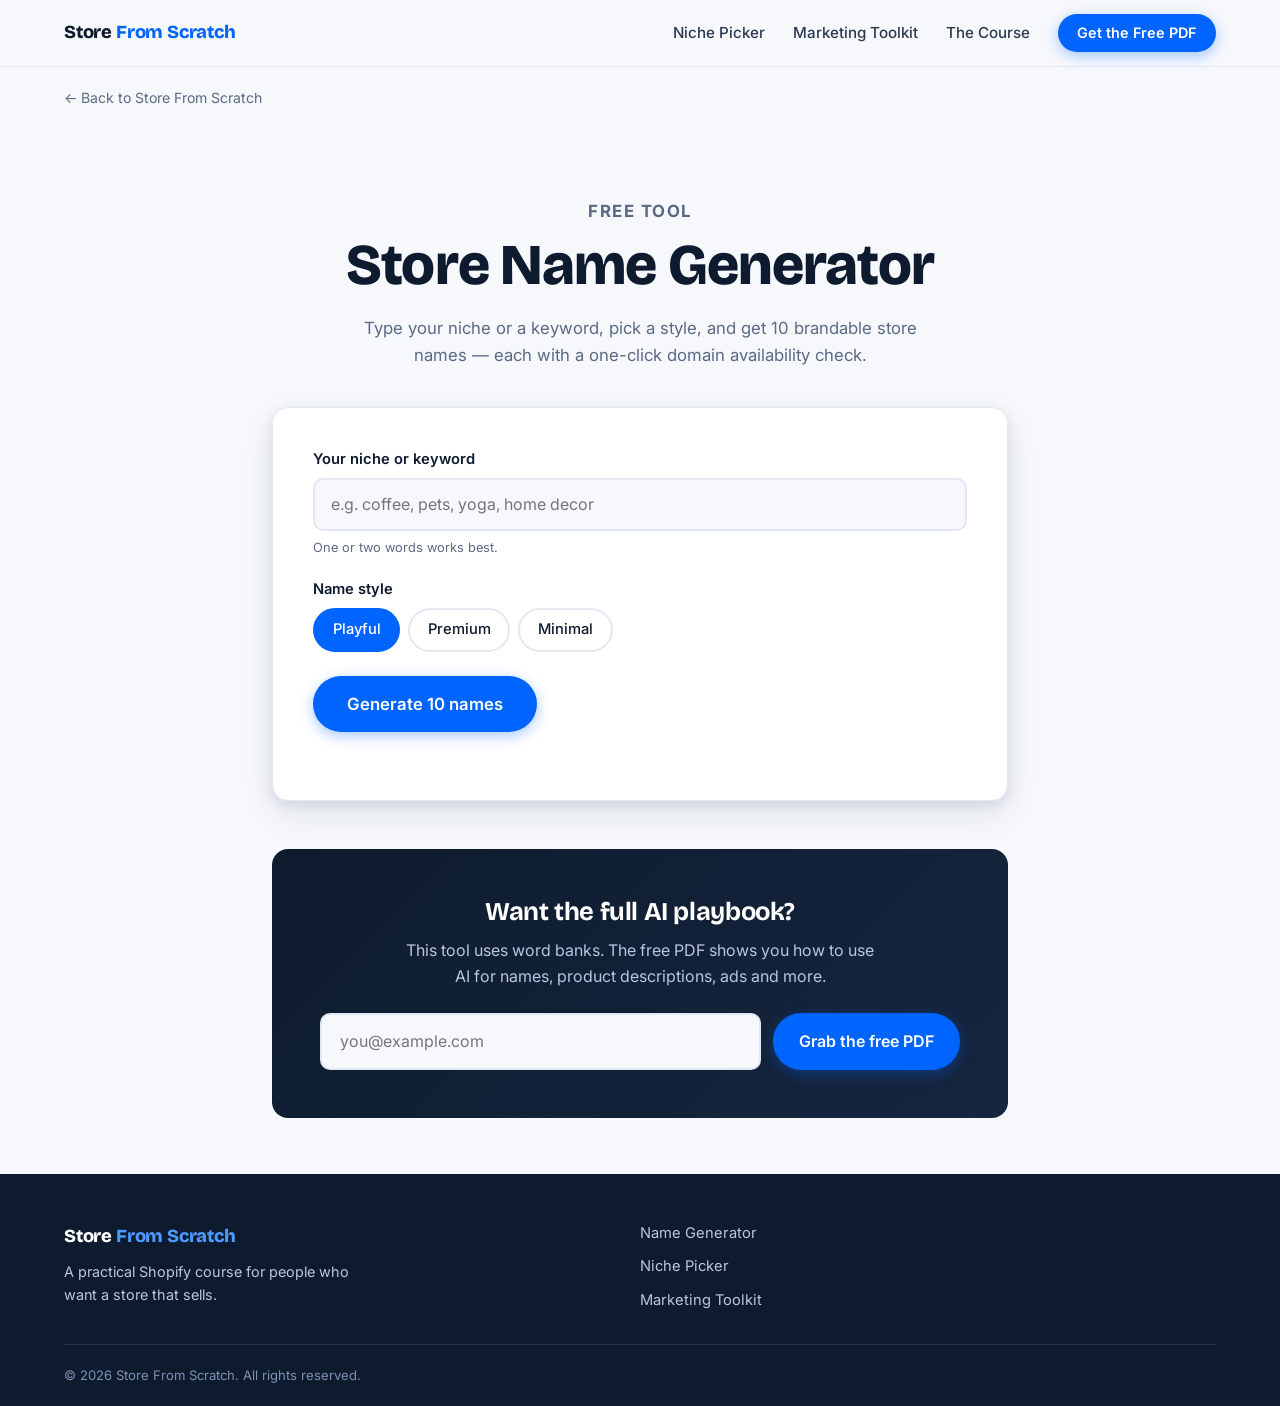
<file: tools/name-generator.html>
<!DOCTYPE html>
<html lang="en">
<head>
  <meta charset="UTF-8">
  <meta name="viewport" content="width=device-width, initial-scale=1.0">
  <title>Free Shopify Store Name Generator — Store From Scratch</title>
  <meta name="description" content="Generate 10 brandable Shopify store names from your niche keyword, with instant domain availability check links. Free, no signup.">
  <link rel="icon" type="image/svg+xml" href="../assets/favicon.svg">
  <link rel="preconnect" href="https://fonts.googleapis.com">
  <link rel="preconnect" href="https://fonts.gstatic.com" crossorigin>
  <link href="https://fonts.googleapis.com/css2?family=Bricolage+Grotesque:opsz,wght@12..96,500;12..96,600;12..96,700;12..96,800&family=Inter:wght@400;500;600;700&display=swap" rel="stylesheet">
  <link rel="stylesheet" href="../css/style.css">
  <!-- ANALYTICS HERE -->
</head>
<body>

  <header class="site-header">
    <nav class="nav container" aria-label="Main navigation">
      <a href="../index.html" class="nav-logo">Store <span class="logo-accent">From Scratch</span></a>
      <button class="nav-toggle" aria-expanded="false" aria-controls="nav-menu" aria-label="Toggle menu">
        <span></span><span></span><span></span>
      </button>
      <div class="nav-menu" id="nav-menu">
        <a href="niche-picker.html" class="nav-link">Niche Picker</a>
        <a href="marketing-toolkit.html" class="nav-link">Marketing Toolkit</a>
        <a href="../index.html#curriculum" class="nav-link">The Course</a>
        <a href="../index.html#lead-magnet" class="btn btn-primary btn-sm nav-cta">Get the Free PDF</a>
      </div>
    </nav>
  </header>

  <main>
    <div class="container breadcrumb"><a href="../index.html">← Back to Store From Scratch</a></div>

    <section class="tool-hero">
      <div class="container container-narrow">
        <p class="eyebrow">Free tool</p>
        <h1>Store Name Generator</h1>
        <p>Type your niche or a keyword, pick a style, and get 10 brandable store names — each with a one-click domain availability check.</p>
      </div>
    </section>

    <div class="container container-narrow">
      <section class="tool-panel" aria-label="Name generator">
        <form id="gen-form">
          <div class="field-row">
            <div class="field">
              <label for="gen-keyword">Your niche or keyword</label>
              <input type="text" id="gen-keyword" placeholder="e.g. coffee, pets, yoga, home decor" required maxlength="30" autocomplete="off">
              <span class="field-hint">One or two words works best.</span>
            </div>
          </div>

          <div class="field" style="margin-bottom: 1.5rem;">
            <label id="style-label">Name style</label>
            <div class="pill-group" role="radiogroup" aria-labelledby="style-label">
              <input type="radio" name="style" id="style-playful" value="playful" checked>
              <label for="style-playful">Playful</label>
              <input type="radio" name="style" id="style-premium" value="premium">
              <label for="style-premium">Premium</label>
              <input type="radio" name="style" id="style-minimal" value="minimal">
              <label for="style-minimal">Minimal</label>
            </div>
          </div>

          <button type="submit" class="btn btn-primary btn-lg" id="gen-btn">Generate 10 names</button>
        </form>

        <div id="gen-results" class="results-grid" aria-live="polite"></div>
      </section>

      <section class="tool-cta">
        <h2>Want the full AI playbook?</h2>
        <p>This tool uses word banks. The free PDF shows you how to use AI for names, product descriptions, ads and more.</p>
        <form class="capture-form capture-form-inline" data-capture data-source="pdf">
          <label for="tc-email" class="visually-hidden">Email address</label>
          <input type="email" id="tc-email" name="email" placeholder="you@example.com" required autocomplete="email">
          <input type="hidden" name="source" value="pdf">
          <button type="submit" class="btn btn-primary">Grab the free PDF</button>
          <div class="form-success" hidden>
            <p><strong>Check your inbox!</strong> Can't wait? <a href="../assets/The%20AI%20Advantage.pdf" target="_blank" rel="noopener">Download it now →</a></p>
          </div>
        </form>
      </section>
    </div>
  </main>

  <footer class="site-footer">
    <div class="container footer-inner">
      <div>
        <p class="nav-logo">Store <span class="logo-accent">From Scratch</span></p>
        <p class="footer-tag">A practical Shopify course for people who want a store that sells.</p>
      </div>
      <nav class="footer-links" aria-label="Footer">
        <a href="name-generator.html">Name Generator</a>
        <a href="niche-picker.html">Niche Picker</a>
        <a href="marketing-toolkit.html">Marketing Toolkit</a>
      </nav>
      <!-- CONTACT EMAIL: add a "Questions? email@..." line here when there's a contact address -->
    </div>
    <div class="container footer-bottom">
      <p>© <span data-year>2026</span> Store From Scratch. All rights reserved.</p>
    </div>
  </footer>

  <script src="../js/main.js"></script>
  <script src="../js/name-generator.js"></script>
</body>
</html>
</file>
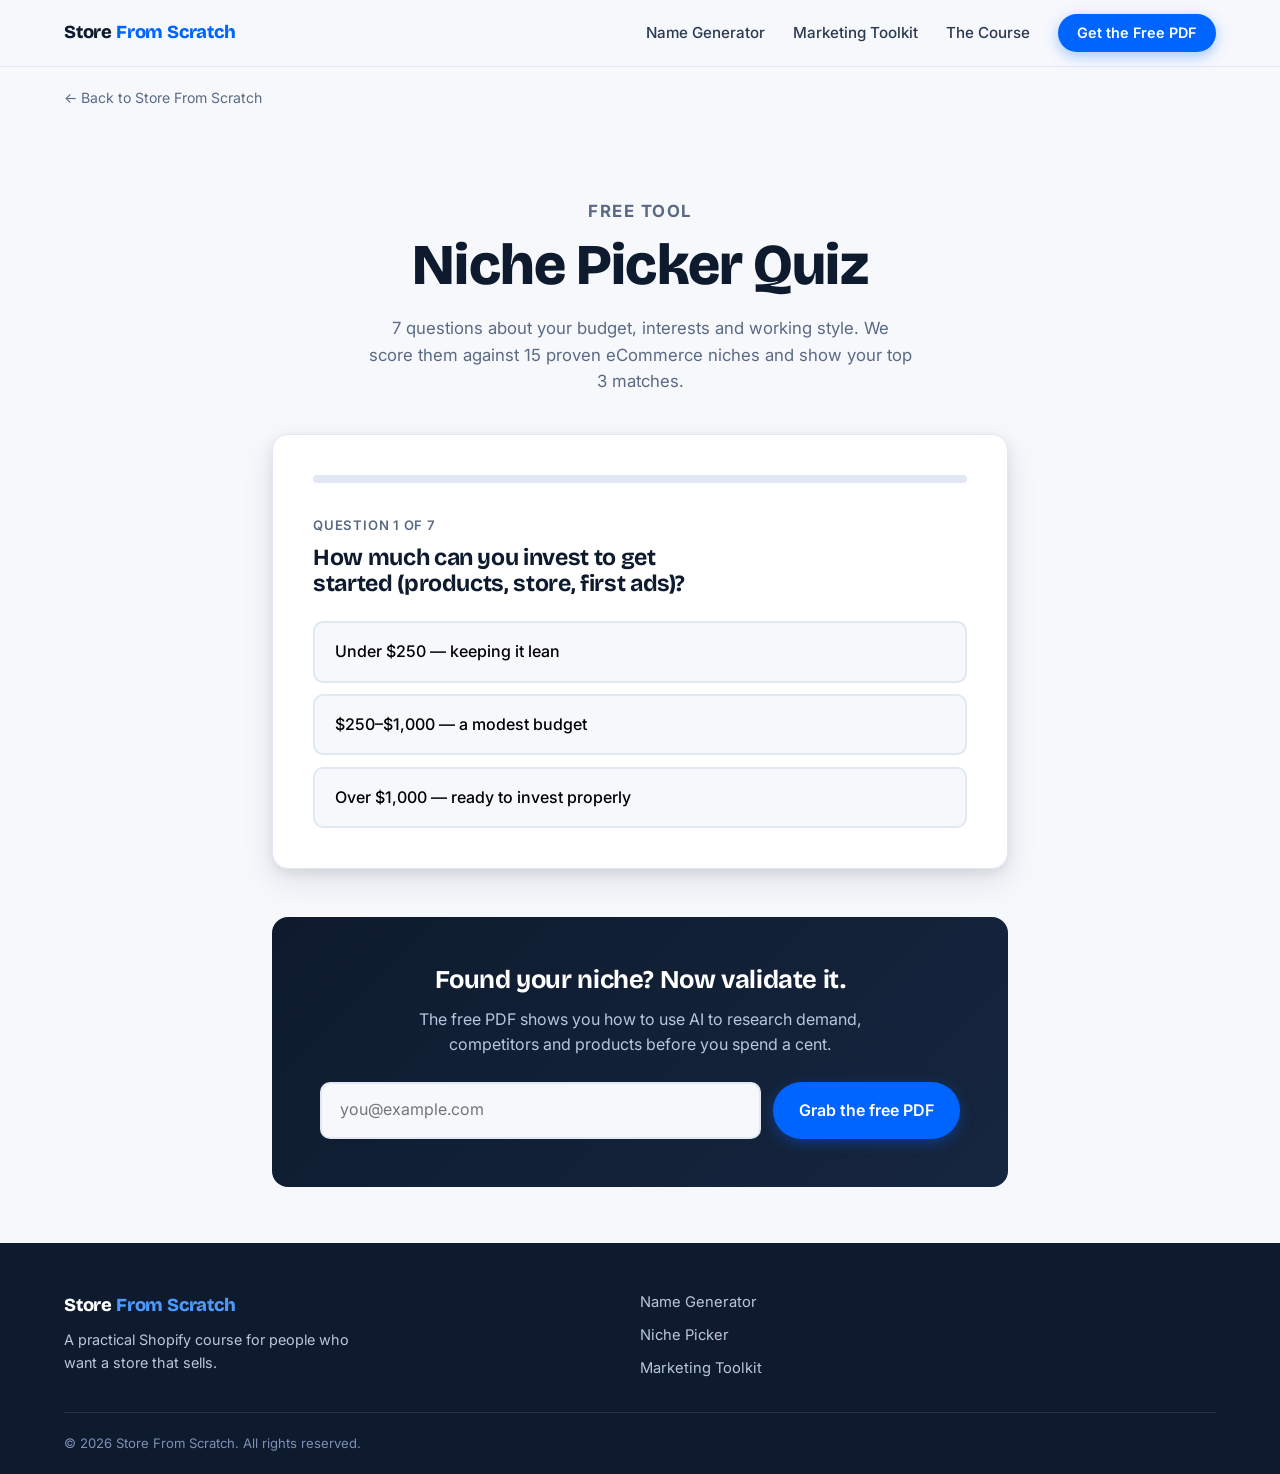
<file: tools/niche-picker.html>
<!DOCTYPE html>
<html lang="en">
<head>
  <meta charset="UTF-8">
  <meta name="viewport" content="width=device-width, initial-scale=1.0">
  <title>Free Shopify Niche Picker Quiz — Store From Scratch</title>
  <meta name="description" content="Answer 7 quick questions and get your top 3 Shopify niche matches, scored on demand, competition, margin and difficulty. Free, no signup.">
  <link rel="icon" type="image/svg+xml" href="../assets/favicon.svg">
  <link rel="preconnect" href="https://fonts.googleapis.com">
  <link rel="preconnect" href="https://fonts.gstatic.com" crossorigin>
  <link href="https://fonts.googleapis.com/css2?family=Bricolage+Grotesque:opsz,wght@12..96,500;12..96,600;12..96,700;12..96,800&family=Inter:wght@400;500;600;700&display=swap" rel="stylesheet">
  <link rel="stylesheet" href="../css/style.css">
  <!-- ANALYTICS HERE -->
</head>
<body>

  <header class="site-header">
    <nav class="nav container" aria-label="Main navigation">
      <a href="../index.html" class="nav-logo">Store <span class="logo-accent">From Scratch</span></a>
      <button class="nav-toggle" aria-expanded="false" aria-controls="nav-menu" aria-label="Toggle menu">
        <span></span><span></span><span></span>
      </button>
      <div class="nav-menu" id="nav-menu">
        <a href="name-generator.html" class="nav-link">Name Generator</a>
        <a href="marketing-toolkit.html" class="nav-link">Marketing Toolkit</a>
        <a href="../index.html#curriculum" class="nav-link">The Course</a>
        <a href="../index.html#lead-magnet" class="btn btn-primary btn-sm nav-cta">Get the Free PDF</a>
      </div>
    </nav>
  </header>

  <main>
    <div class="container breadcrumb"><a href="../index.html">← Back to Store From Scratch</a></div>

    <section class="tool-hero">
      <div class="container container-narrow">
        <p class="eyebrow">Free tool</p>
        <h1>Niche Picker Quiz</h1>
        <p>7 questions about your budget, interests and working style. We score them against 15 proven eCommerce niches and show your top 3 matches.</p>
      </div>
    </section>

    <div class="container container-narrow">
      <section class="tool-panel" aria-label="Niche picker quiz">
        <div class="quiz-progress" aria-hidden="true"><div class="quiz-progress-fill" id="quiz-progress-fill"></div></div>
        <div id="quiz-root" aria-live="polite">
          <!-- Quiz renders here via js/niche-picker.js -->
          <noscript><p>This quiz needs JavaScript to run. Please enable JavaScript and reload.</p></noscript>
        </div>
      </section>

      <section class="tool-cta">
        <h2>Found your niche? Now validate it.</h2>
        <p>The free PDF shows you how to use AI to research demand, competitors and products before you spend a cent.</p>
        <form class="capture-form capture-form-inline" data-capture data-source="pdf">
          <label for="tc-email" class="visually-hidden">Email address</label>
          <input type="email" id="tc-email" name="email" placeholder="you@example.com" required autocomplete="email">
          <input type="hidden" name="source" value="pdf">
          <button type="submit" class="btn btn-primary">Grab the free PDF</button>
          <div class="form-success" hidden>
            <p><strong>Check your inbox!</strong> Can't wait? <a href="../assets/The%20AI%20Advantage.pdf" target="_blank" rel="noopener">Download it now →</a></p>
          </div>
        </form>
      </section>
    </div>
  </main>

  <footer class="site-footer">
    <div class="container footer-inner">
      <div>
        <p class="nav-logo">Store <span class="logo-accent">From Scratch</span></p>
        <p class="footer-tag">A practical Shopify course for people who want a store that sells.</p>
      </div>
      <nav class="footer-links" aria-label="Footer">
        <a href="name-generator.html">Name Generator</a>
        <a href="niche-picker.html">Niche Picker</a>
        <a href="marketing-toolkit.html">Marketing Toolkit</a>
      </nav>
      <!-- CONTACT EMAIL: add a "Questions? email@..." line here when there's a contact address -->
    </div>
    <div class="container footer-bottom">
      <p>© <span data-year>2026</span> Store From Scratch. All rights reserved.</p>
    </div>
  </footer>

  <script src="../js/main.js"></script>
  <script src="../js/niche-picker.js"></script>
</body>
</html>
</file>
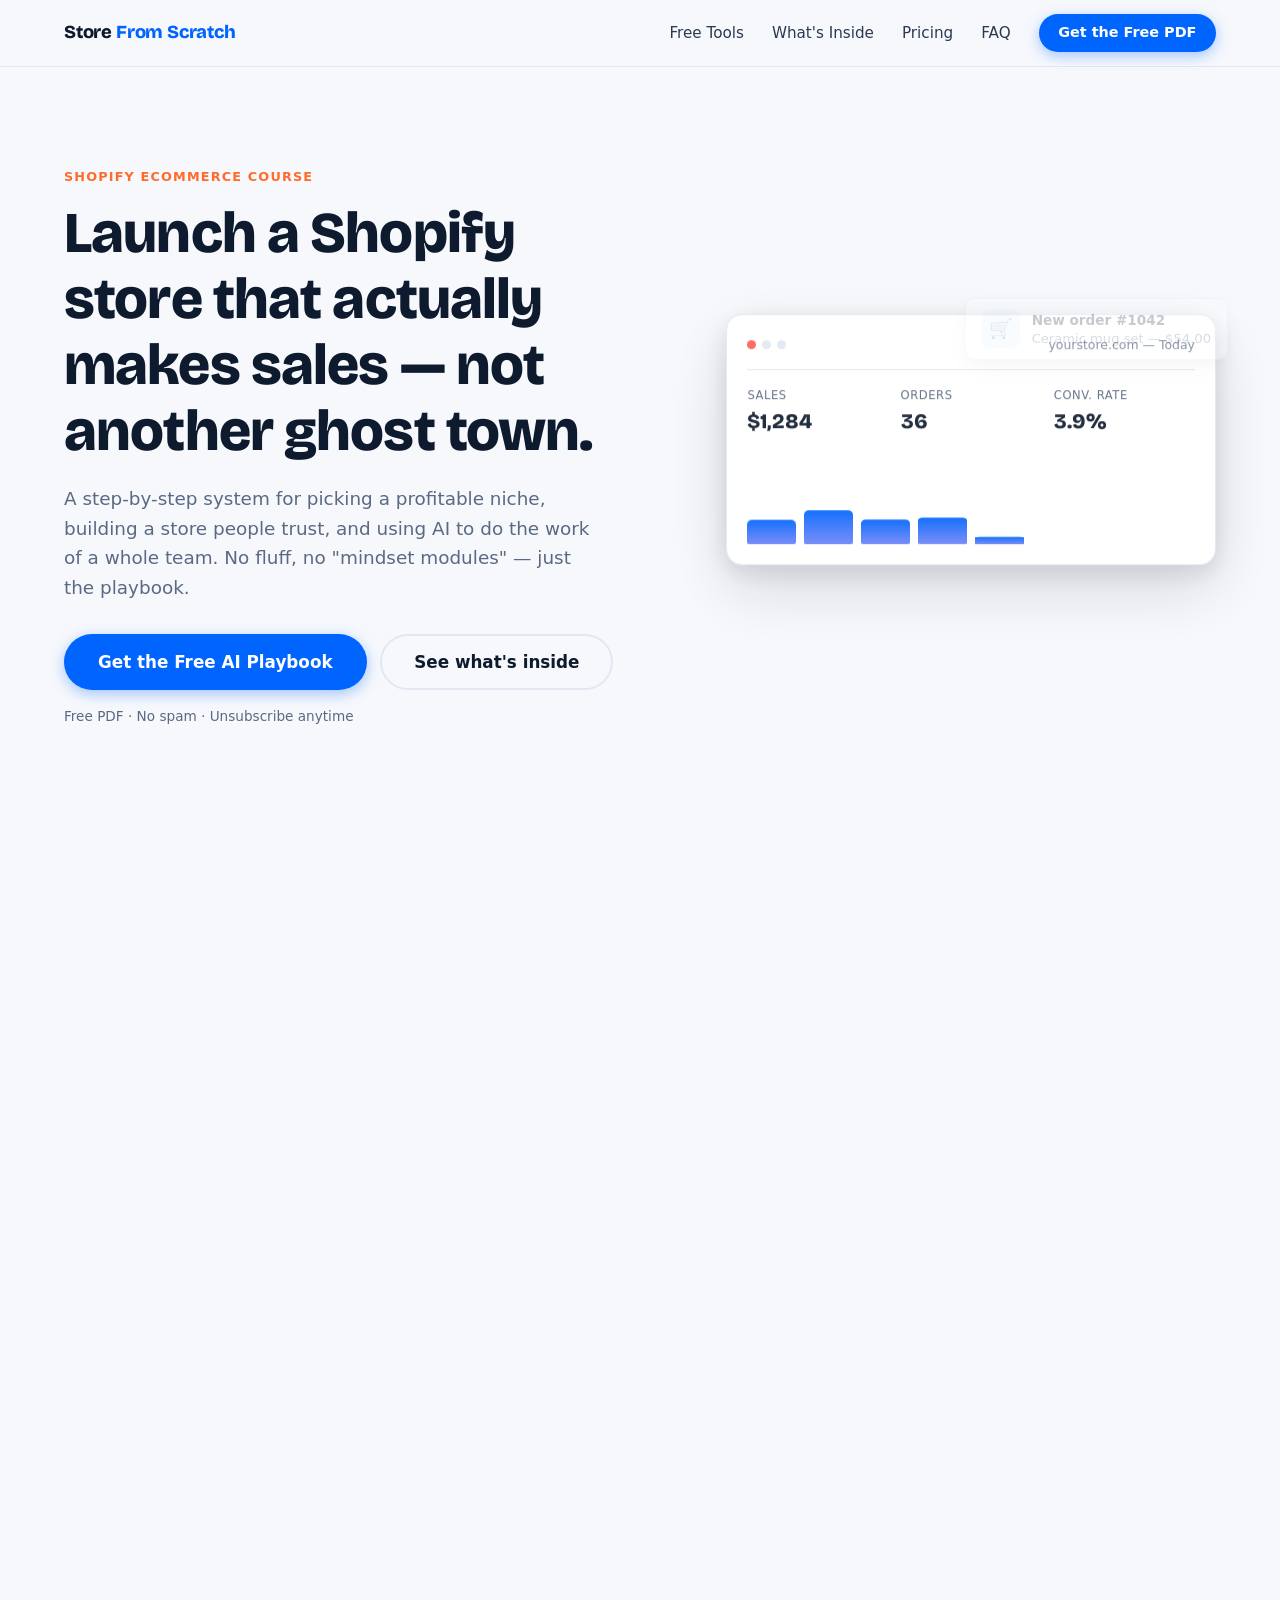
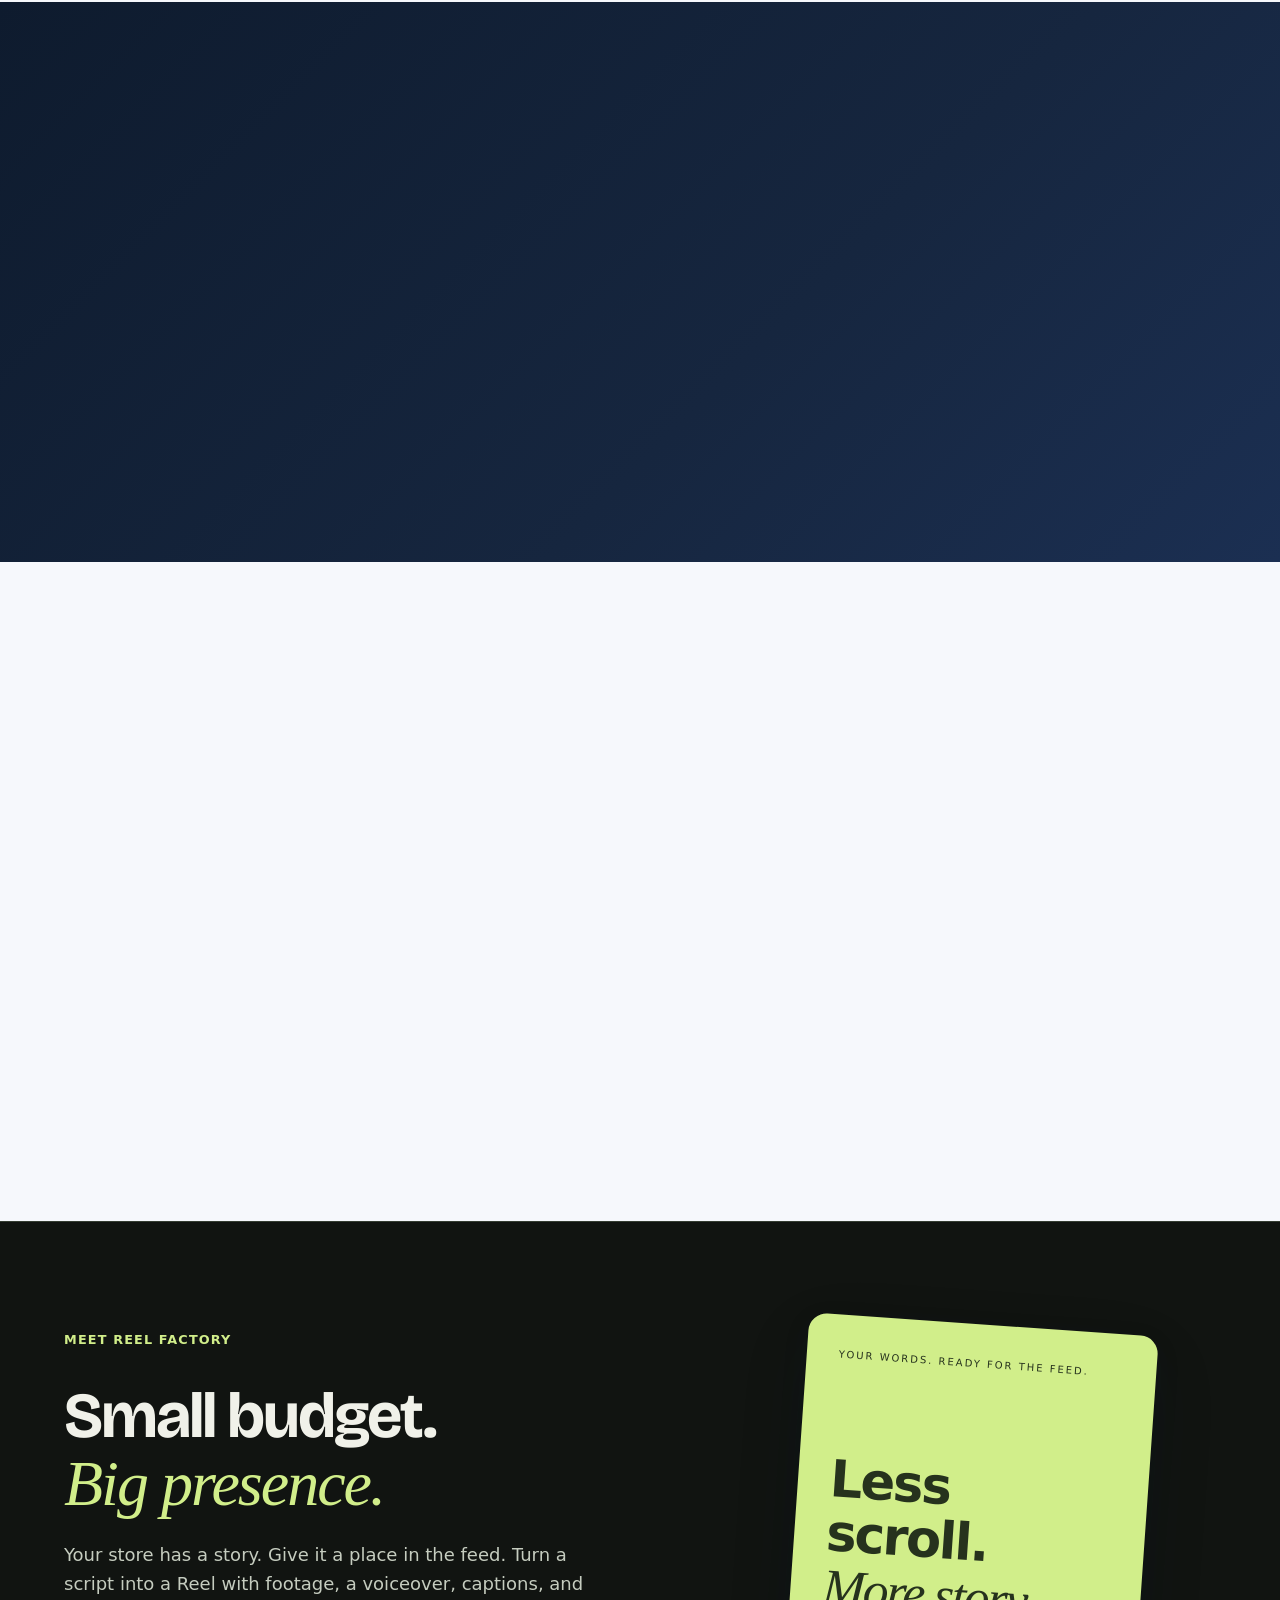
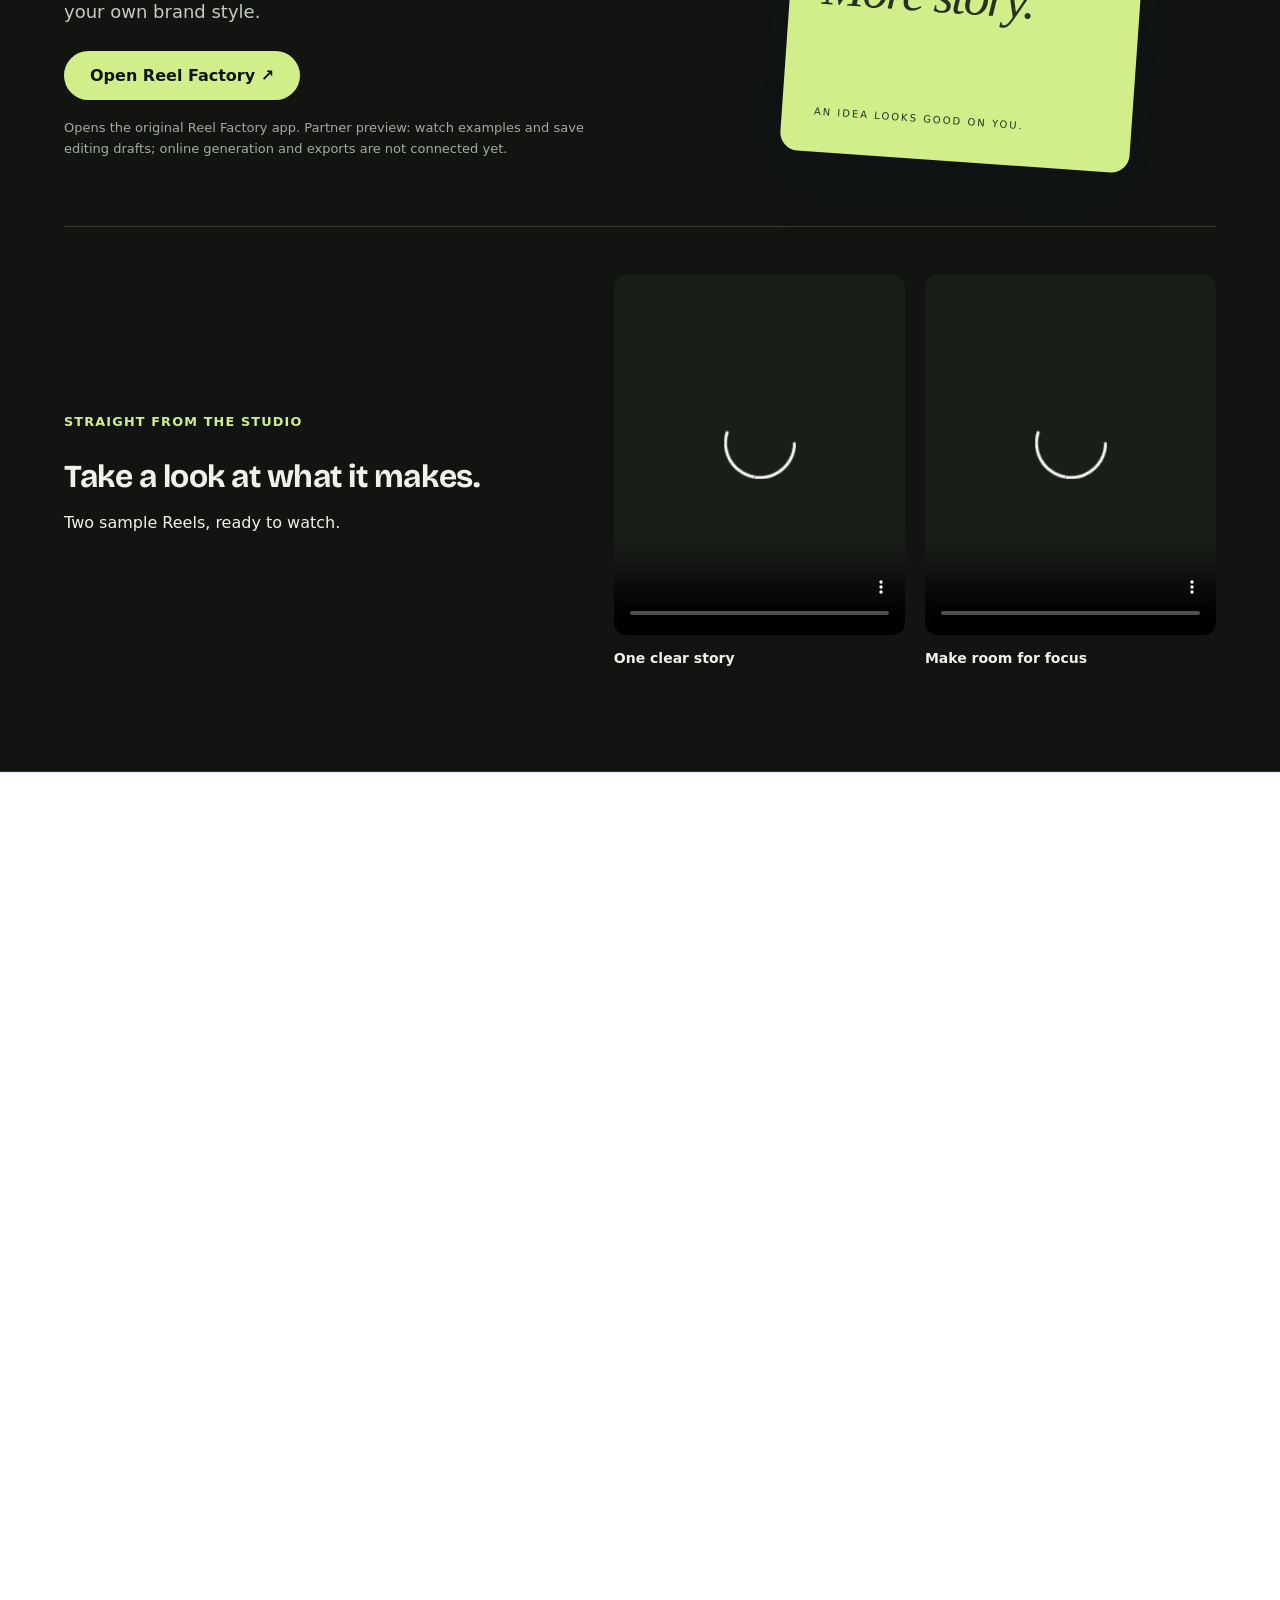
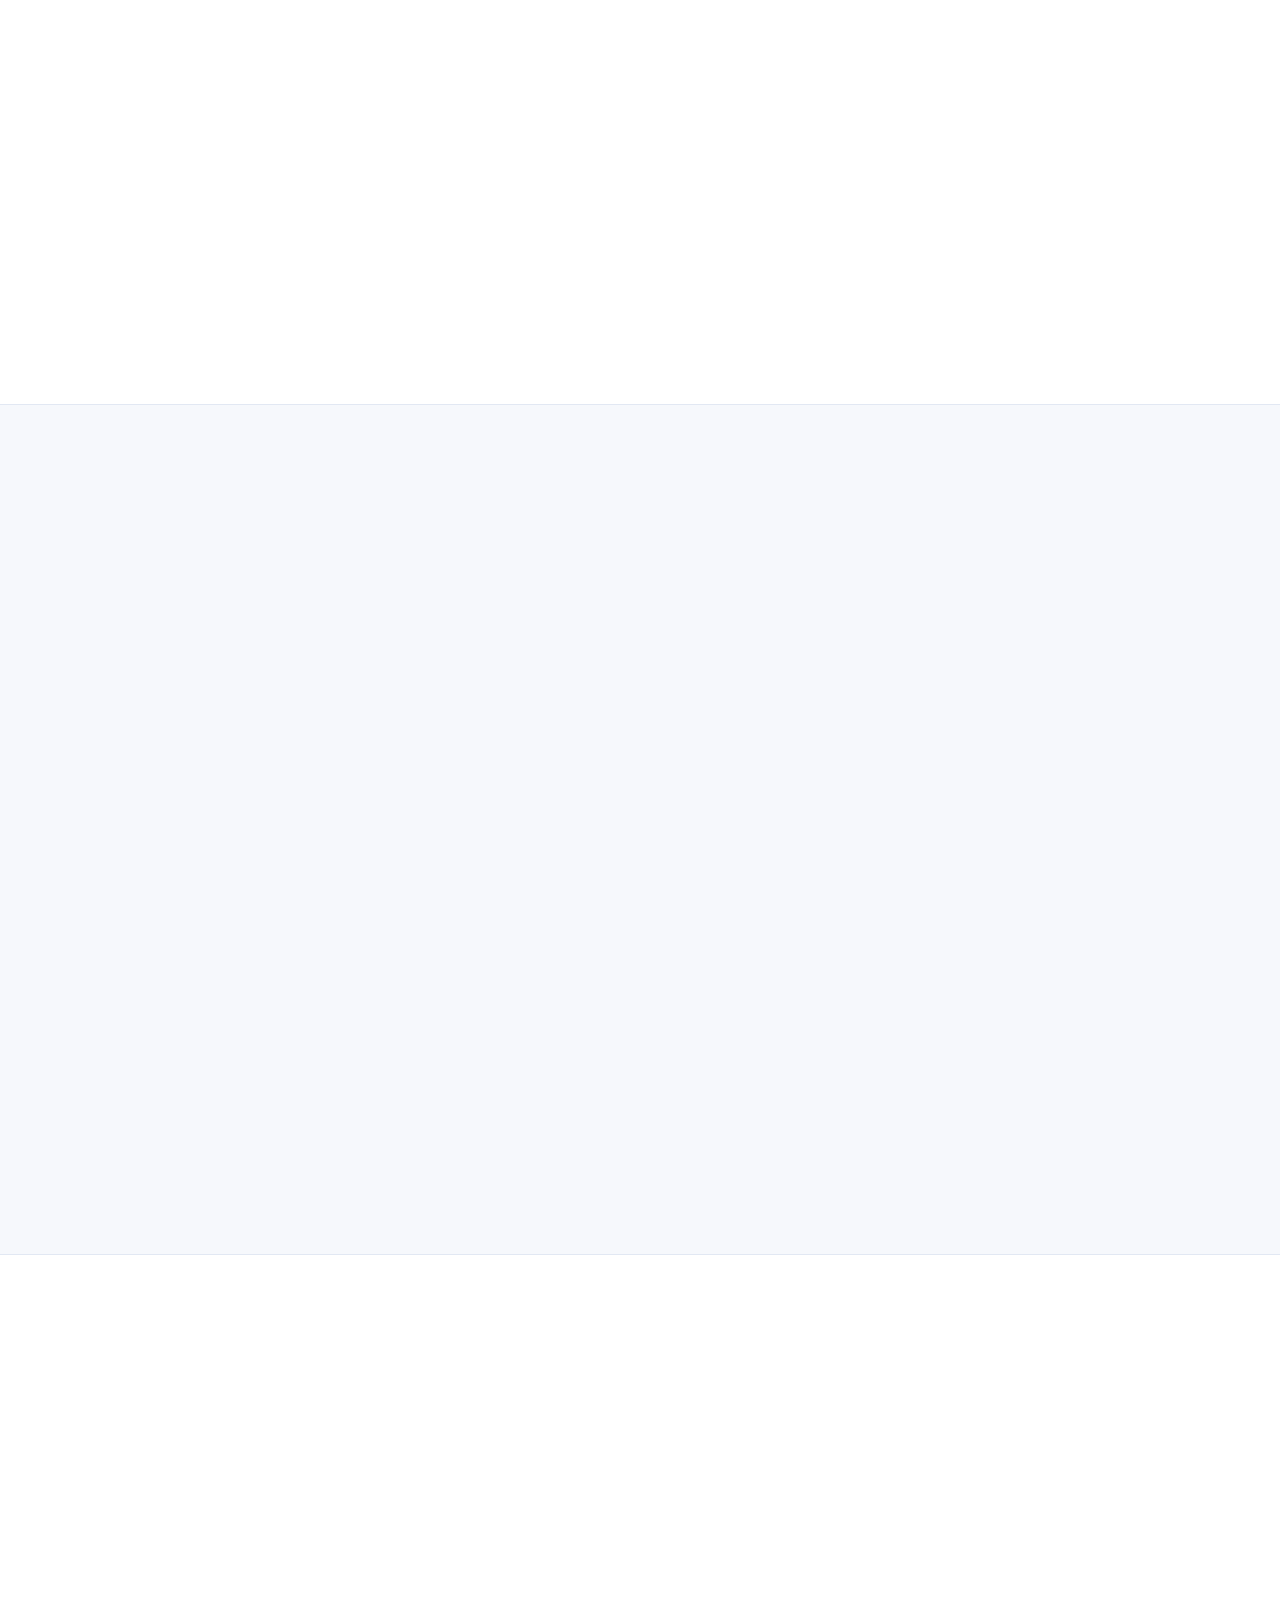
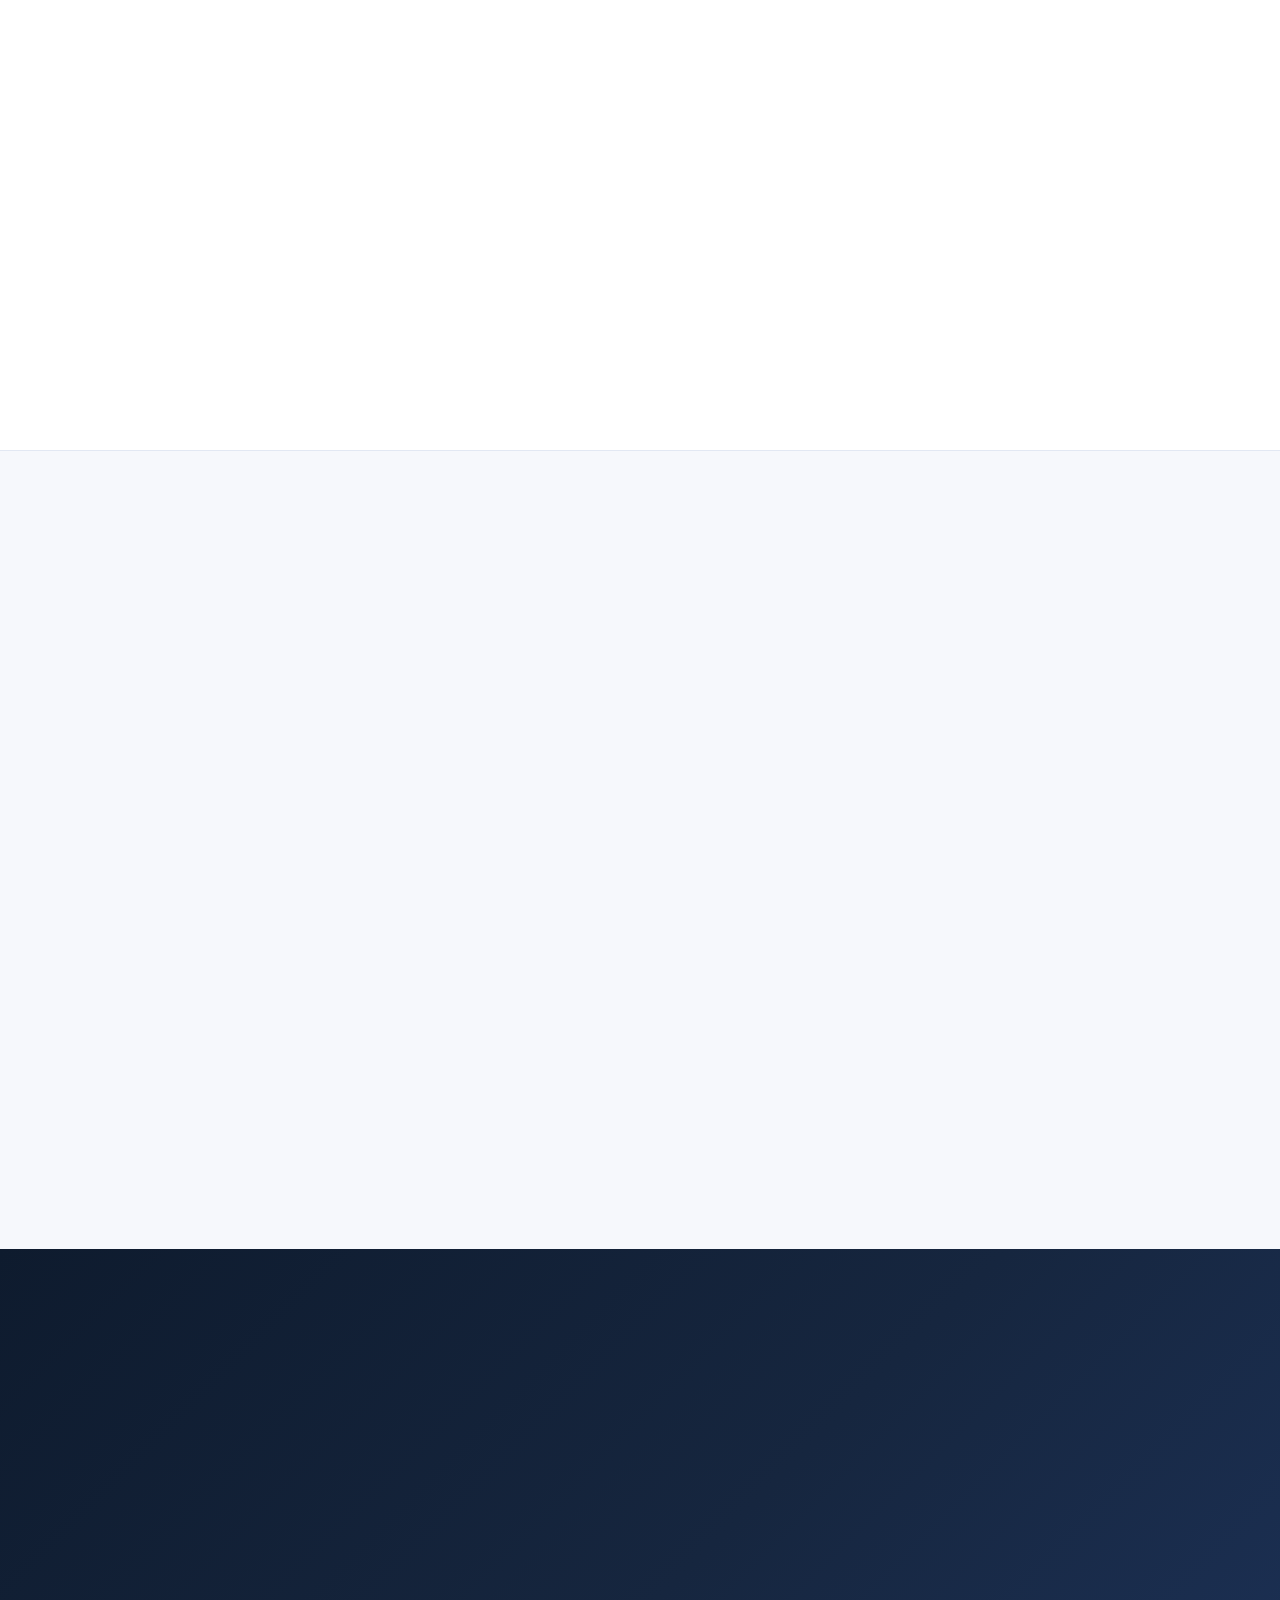
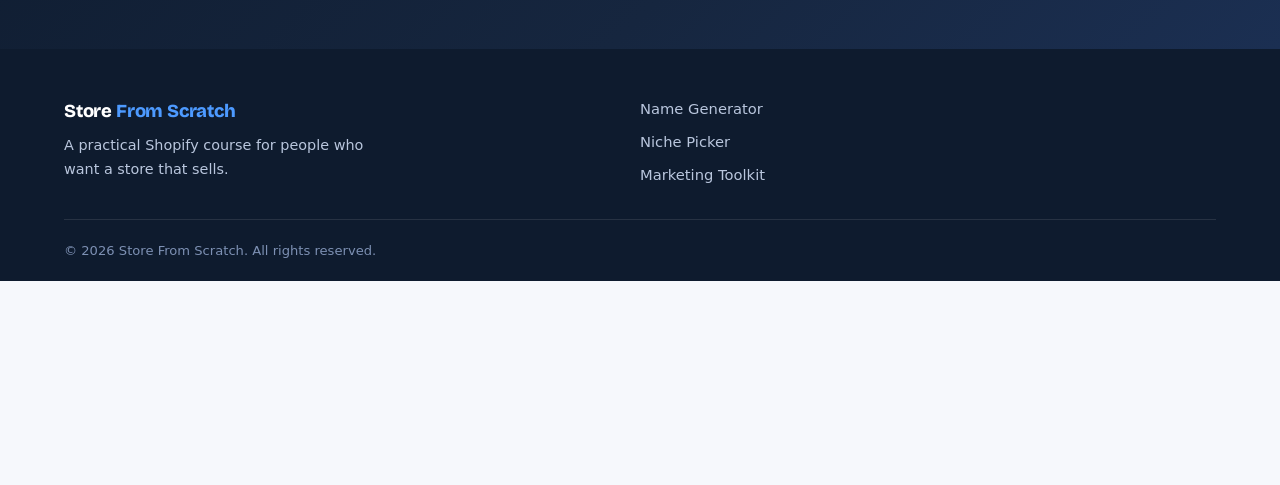
<file: tools/reel-studio.html>
<!doctype html><html lang="en"><head><meta charset="utf-8"><meta name="viewport" content="width=device-width, initial-scale=1"><meta http-equiv="refresh" content="0;url=../index.html#reel-studio"><title>Reel Factory at Store From Scratch</title></head><body><p><a href="../index.html#reel-studio">Explore Reel Factory on Store From Scratch</a></p></body></html>
</file>
<file: css/style.css>
/* ==========================================================================
   Store From Scratch — Shopify Course Funnel
   Design system: modern-commercial. Indigo primary, ember orange accent,
   Bricolage Grotesque display + Inter body.
   ========================================================================== */

/* ---------- Tokens ---------- */
:root {
  --bg: #f6f8fc;
  --surface: #ffffff;
  --ink: #0e1b2e;
  --ink-soft: #2b3a52;
  --muted: #5a6a84;
  --border: #e2e8f3;
  --primary: #0064fe; /* Store From Scratch logo blue */
  --primary-dark: #004fd0;
  --primary-soft: #e6f0ff;
  --accent: #ff6b2c;
  --accent-soft: #fff0e8;
  --navy: #0e1b2e;
  --navy-2: #16263f;
  --success: #0e9f6e;
  --radius: 16px;
  --radius-sm: 10px;
  --shadow-sm: 0 1px 2px rgba(14, 27, 46, 0.06), 0 2px 8px rgba(14, 27, 46, 0.06);
  --shadow-md: 0 4px 12px rgba(14, 27, 46, 0.08), 0 12px 32px rgba(14, 27, 46, 0.1);
  --shadow-lg: 0 8px 24px rgba(14, 27, 46, 0.12), 0 24px 64px rgba(14, 27, 46, 0.14);
  --font-display: "Bricolage Grotesque", "Inter", system-ui, sans-serif;
  --font-body: "Inter", system-ui, -apple-system, sans-serif;
}

/* ---------- Reset ---------- */
*, *::before, *::after { box-sizing: border-box; }
* { margin: 0; }
html { scroll-behavior: smooth; }
body {
  font-family: var(--font-body);
  font-size: 1rem;
  line-height: 1.6;
  color: var(--ink);
  background: var(--bg);
  -webkit-font-smoothing: antialiased;
}
img, svg { display: block; max-width: 100%; }
input, button, textarea, select { font: inherit; }
a { color: var(--primary); }

.visually-hidden {
  position: absolute; width: 1px; height: 1px;
  padding: 0; margin: -1px; overflow: hidden;
  clip: rect(0 0 0 0); white-space: nowrap; border: 0;
}

:focus-visible {
  outline: 3px solid var(--primary);
  outline-offset: 2px;
  border-radius: 4px;
}

/* ---------- Typography ---------- */
h1, h2, h3, h4 {
  font-family: var(--font-display);
  line-height: 1.15;
  font-weight: 700;
  letter-spacing: -0.015em;
  text-wrap: balance;
}
h1 { font-size: clamp(2.1rem, 4.5vw + 1rem, 3.6rem); font-weight: 800; }
h2 { font-size: clamp(1.6rem, 2.5vw + 0.8rem, 2.5rem); }
h3 { font-size: 1.25rem; }

p { text-wrap: pretty; }

.eyebrow {
  display: inline-block;
  font-size: 0.8rem;
  font-weight: 700;
  letter-spacing: 0.09em;
  text-transform: uppercase;
  color: var(--accent);
  margin-bottom: 0.75rem;
}
.eyebrow-light { color: #ffa477; }

/* ---------- Layout ---------- */
.container {
  width: min(100% - 2.5rem, 72rem);
  margin-inline: auto;
}
.container-narrow { width: min(100% - 2.5rem, 46rem); }

.section { padding: clamp(3.5rem, 8vw, 6.5rem) 0; }
.section-alt { background: var(--surface); border-block: 1px solid var(--border); }
.section-accent {
  background: linear-gradient(135deg, var(--navy) 0%, var(--navy-2) 60%, #1b2f52 100%);
  color: #e8eefb;
}
.section-accent h2 { color: #fff; }

.section-head {
  max-width: 42rem;
  margin-bottom: clamp(2rem, 5vw, 3.5rem);
}
.section-sub { color: var(--muted); margin-top: 0.75rem; font-size: 1.05rem; }

.grid-3 {
  display: grid;
  grid-template-columns: repeat(3, 1fr);
  gap: 1.5rem;
}
@media (max-width: 56rem) {
  .grid-3 { grid-template-columns: 1fr; }
}

/* ---------- Buttons ---------- */
.btn {
  display: inline-flex;
  align-items: center;
  justify-content: center;
  gap: 0.5rem;
  font-weight: 600;
  font-size: 1rem;
  line-height: 1.2;
  padding: 0.8rem 1.5rem;
  border-radius: 999px;
  border: 2px solid transparent;
  cursor: pointer;
  text-decoration: none;
  transition: transform 0.15s ease, box-shadow 0.15s ease, background-color 0.15s ease, border-color 0.15s ease;
}
.btn:hover { transform: translateY(-2px); }
.btn:active { transform: translateY(0); }

.btn-primary {
  background: var(--primary);
  color: #fff;
  box-shadow: 0 4px 14px rgba(0, 100, 254, 0.35);
}
.btn-primary:hover { background: var(--primary-dark); box-shadow: 0 6px 20px rgba(0, 100, 254, 0.45); }

.btn-ghost {
  background: transparent;
  color: var(--ink);
  border-color: var(--border);
}
.btn-ghost:hover { border-color: var(--ink); }
.section-accent .btn-ghost { color: #fff; border-color: rgba(255,255,255,0.3); }
.section-accent .btn-ghost:hover { border-color: #fff; }

.btn-lg { padding: 1rem 2rem; font-size: 1.05rem; }
.btn-sm { padding: 0.55rem 1.1rem; font-size: 0.9rem; }
.btn-block { width: 100%; }

/* ---------- Header / Nav ---------- */
.site-header {
  position: sticky;
  top: 0;
  z-index: 50;
  background: rgba(246, 248, 252, 0.85);
  backdrop-filter: blur(12px);
  -webkit-backdrop-filter: blur(12px);
  border-bottom: 1px solid var(--border);
}
.nav {
  display: flex;
  align-items: center;
  justify-content: space-between;
  gap: 1rem;
  padding-block: 0.85rem;
}
.nav-logo {
  font-family: var(--font-display);
  font-weight: 800;
  font-size: 1.15rem;
  color: var(--ink);
  text-decoration: none;
  letter-spacing: -0.01em;
}
.nav-logo { white-space: nowrap; }
.logo-accent { color: var(--primary); }
.site-footer .logo-accent { color: #4d9aff; }
.nav-menu {
  display: flex;
  align-items: center;
  gap: 1.75rem;
}
.nav-link {
  color: var(--ink-soft);
  text-decoration: none;
  font-weight: 500;
  font-size: 0.95rem;
  transition: color 0.15s ease;
}
.nav-link:hover { color: var(--primary); }

.nav-toggle {
  display: none;
  flex-direction: column;
  justify-content: center;
  gap: 5px;
  width: 44px;
  height: 44px;
  padding: 10px;
  background: none;
  border: 0;
  cursor: pointer;
}
.nav-toggle span {
  display: block;
  height: 2px;
  width: 100%;
  background: var(--ink);
  border-radius: 2px;
  transition: transform 0.2s ease, opacity 0.2s ease;
}
.nav-toggle[aria-expanded="true"] span:nth-child(1) { transform: translateY(7px) rotate(45deg); }
.nav-toggle[aria-expanded="true"] span:nth-child(2) { opacity: 0; }
.nav-toggle[aria-expanded="true"] span:nth-child(3) { transform: translateY(-7px) rotate(-45deg); }

@media (max-width: 56rem) {
  .nav-toggle { display: flex; }
  .nav-menu {
    position: absolute;
    top: 100%;
    left: 0;
    right: 0;
    flex-direction: column;
    align-items: stretch;
    gap: 0;
    background: var(--surface);
    border-bottom: 1px solid var(--border);
    box-shadow: var(--shadow-md);
    padding: 0.5rem 1.25rem 1.25rem;
    display: none;
  }
  .nav-menu.open { display: flex; }
  .nav-link { padding: 0.85rem 0; border-bottom: 1px solid var(--border); }
  .nav-cta { margin-top: 1rem; }
}

/* ---------- Hero ---------- */
.hero {
  padding: clamp(3rem, 8vw, 6rem) 0 clamp(3.5rem, 8vw, 6.5rem);
  overflow: hidden;
}
.hero-grid {
  display: grid;
  grid-template-columns: 1.1fr 0.9fr;
  gap: clamp(2rem, 5vw, 4rem);
  align-items: center;
}
.hero-sub {
  font-size: 1.15rem;
  color: var(--muted);
  margin-top: 1.25rem;
  max-width: 34rem;
}
.hero-actions {
  display: flex;
  flex-wrap: wrap;
  gap: 0.85rem;
  margin-top: 2rem;
}
.hero-note {
  margin-top: 1rem;
  font-size: 0.85rem;
  color: var(--muted);
}
@media (max-width: 56rem) {
  .hero-grid { grid-template-columns: 1fr; }
}

/* ---------- Hero visual (signature element) ---------- */
.hero-visual {
  position: relative;
  padding: 1.5rem 0 2.5rem;
}
.dash-card {
  background: var(--surface);
  border: 1px solid var(--border);
  border-radius: var(--radius);
  box-shadow: var(--shadow-lg);
  padding: 1.25rem;
  animation: dash-in 0.9s cubic-bezier(0.22, 1, 0.36, 1) both;
}
.dash-header {
  display: flex;
  align-items: center;
  gap: 6px;
  padding-bottom: 0.9rem;
  border-bottom: 1px solid var(--border);
}
.dash-dot { width: 9px; height: 9px; border-radius: 50%; background: var(--border); }
.dash-dot:first-child { background: #ff5f57; }
.dash-title {
  margin-left: auto;
  font-size: 0.78rem;
  color: var(--muted);
  font-weight: 500;
}
.dash-stats {
  display: grid;
  grid-template-columns: repeat(3, 1fr);
  gap: 0.75rem;
  padding: 1rem 0;
}
.dash-stat-label { display: block; font-size: 0.72rem; color: var(--muted); text-transform: uppercase; letter-spacing: 0.05em; }
.dash-stat-value {
  font-family: var(--font-display);
  font-weight: 800;
  font-size: 1.3rem;
  color: var(--ink);
}
.dash-chart {
  display: flex;
  align-items: flex-end;
  gap: 8px;
  height: 90px;
  padding-top: 0.5rem;
}
.dash-chart span {
  flex: 1;
  height: var(--h);
  border-radius: 5px 5px 2px 2px;
  background: linear-gradient(180deg, var(--primary) 0%, #6d84f7 100%);
  transform-origin: bottom;
  animation: bar-grow 0.8s cubic-bezier(0.22, 1, 0.36, 1) both;
}
.dash-chart span:nth-child(2) { animation-delay: 0.08s; }
.dash-chart span:nth-child(3) { animation-delay: 0.16s; }
.dash-chart span:nth-child(4) { animation-delay: 0.24s; }
.dash-chart span:nth-child(5) { animation-delay: 0.32s; }
.dash-chart span:nth-child(6) { animation-delay: 0.4s; }
.dash-chart span:nth-child(7) { animation-delay: 0.48s; }
.dash-chart span:nth-child(8) { animation-delay: 0.56s; background: linear-gradient(180deg, var(--accent) 0%, #ffa477 100%); }

.float-card {
  position: absolute;
  display: flex;
  align-items: center;
  gap: 0.7rem;
  background: var(--surface);
  border: 1px solid var(--border);
  border-radius: var(--radius-sm);
  box-shadow: var(--shadow-md);
  padding: 0.7rem 1rem;
  font-size: 0.82rem;
  line-height: 1.35;
}
.float-card strong { display: block; font-size: 0.85rem; }
.float-card span:last-child { color: var(--muted); display: block; }
.float-icon {
  font-size: 1.2rem;
  background: var(--primary-soft);
  border-radius: 8px;
  width: 38px; height: 38px;
  display: grid;
  place-items: center;
  flex-shrink: 0;
}
.float-card-1 {
  top: -0.5rem; right: -0.75rem;
  animation: float-drift 5s ease-in-out infinite, dash-in 0.9s 0.3s cubic-bezier(0.22, 1, 0.36, 1) both;
}
.float-card-2 {
  bottom: 0; left: -1rem;
  animation: float-drift 6s 0.8s ease-in-out infinite, dash-in 0.9s 0.5s cubic-bezier(0.22, 1, 0.36, 1) both;
}
.float-card-2 .float-icon { background: var(--accent-soft); }
@media (max-width: 56rem) {
  .float-card-1 { right: 0; }
  .float-card-2 { left: 0; }
}

@keyframes dash-in {
  from { opacity: 0; transform: translateY(24px); }
  to { opacity: 1; transform: translateY(0); }
}
@keyframes bar-grow {
  from { transform: scaleY(0); }
  to { transform: scaleY(1); }
}
@keyframes float-drift {
  0%, 100% { translate: 0 0; }
  50% { translate: 0 -10px; }
}

/* ---------- Cards ---------- */
.card {
  background: var(--surface);
  border: 1px solid var(--border);
  border-radius: var(--radius);
  padding: 1.75rem;
  box-shadow: var(--shadow-sm);
  transition: transform 0.2s ease, box-shadow 0.2s ease, border-color 0.2s ease;
}
.card h3 { margin-bottom: 0.6rem; }
.card p { color: var(--muted); font-size: 0.97rem; }

.problem-card .problem-num {
  font-family: var(--font-display);
  font-weight: 800;
  font-size: 0.9rem;
  color: var(--accent);
  display: block;
  margin-bottom: 0.75rem;
}
.card-answer {
  margin-top: 1rem;
  padding-top: 1rem;
  border-top: 1px dashed var(--border);
}
.card-answer strong { color: var(--ink); }

.tool-card {
  text-decoration: none;
  color: inherit;
  display: flex;
  flex-direction: column;
}
.tool-card:hover {
  transform: translateY(-4px);
  box-shadow: var(--shadow-md);
  border-color: var(--primary);
}
.tool-icon {
  font-size: 1.6rem;
  width: 52px; height: 52px;
  display: grid;
  place-items: center;
  background: var(--primary-soft);
  border-radius: 12px;
  margin-bottom: 1.1rem;
}
.tool-link {
  margin-top: auto;
  padding-top: 1.1rem;
  color: var(--primary);
  font-weight: 600;
  font-size: 0.95rem;
}

/* ---------- Lead magnet ---------- */
.lead-grid {
  display: grid;
  grid-template-columns: 1.1fr 0.9fr;
  gap: clamp(2rem, 5vw, 4rem);
  align-items: center;
}
.lead-copy p { color: #b9c6dd; margin-top: 0.75rem; }
@media (max-width: 56rem) {
  .lead-grid { grid-template-columns: 1fr; }
}

.check-list {
  list-style: none;
  padding: 0;
  margin-top: 1.25rem;
  display: grid;
  gap: 0.7rem;
}
.check-list li {
  padding-left: 1.9rem;
  position: relative;
}
.check-list li::before {
  content: "✓";
  position: absolute;
  left: 0;
  top: 0;
  width: 1.3rem;
  height: 1.3rem;
  border-radius: 50%;
  background: var(--accent);
  color: #fff;
  font-size: 0.75rem;
  font-weight: 700;
  display: grid;
  place-items: center;
  margin-top: 0.15rem;
}
.section-accent .check-list li { color: #dbe4f5; }

/* ---------- Forms ---------- */
.capture-form {
  background: var(--surface);
  border-radius: var(--radius);
  padding: 2rem;
  box-shadow: var(--shadow-lg);
  color: var(--ink);
}
.capture-form h3 { margin-bottom: 1.1rem; }
.capture-form input[type="email"] {
  width: 100%;
  padding: 0.85rem 1.1rem;
  border: 2px solid var(--border);
  border-radius: var(--radius-sm);
  margin-bottom: 0.85rem;
  background: var(--bg);
  transition: border-color 0.15s ease;
}
.capture-form input[type="email"]:focus {
  outline: none;
  border-color: var(--primary);
  background: #fff;
}
.form-note {
  margin-top: 0.85rem;
  font-size: 0.82rem;
  color: var(--muted);
  text-align: center;
}
.offer-card > .form-note { text-align: left; }

.form-success {
  margin-top: 1rem;
  padding: 1rem 1.25rem;
  background: #e7f8f1;
  border: 1px solid #b5e8d4;
  border-radius: var(--radius-sm);
  color: #0b5c40;
  font-size: 0.95rem;
}
.form-success a { color: var(--primary-dark); font-weight: 600; }
.form-success p + p { margin-top: 0.4rem; }

.capture-form-inline {
  display: flex;
  flex-wrap: wrap;
  gap: 0.75rem;
  padding: 0;
  background: transparent;
  box-shadow: none;
}
.capture-form-inline input[type="email"] {
  flex: 1 1 16rem;
  margin-bottom: 0;
}
.capture-form-inline .form-success { flex-basis: 100%; }

/* Form busy state */
.capture-form.is-submitting button[type="submit"] {
  opacity: 0.6;
  pointer-events: none;
}

/* ---------- Modules ---------- */
.module-list {
  list-style: none;
  padding: 0;
  display: grid;
  gap: 1rem;
  max-width: 52rem;
}
.module {
  display: grid;
  grid-template-columns: 7.5rem 1fr;
  gap: 1.25rem;
  background: var(--bg);
  border: 1px solid var(--border);
  border-radius: var(--radius);
  padding: 1.5rem 1.75rem;
  transition: border-color 0.2s ease, transform 0.2s ease;
}
.module:hover { border-color: var(--primary); transform: translateX(4px); }
.module-num {
  font-family: var(--font-display);
  font-weight: 700;
  font-size: 0.85rem;
  text-transform: uppercase;
  letter-spacing: 0.06em;
  color: var(--primary);
  padding-top: 0.2rem;
}
.module h3 { font-size: 1.1rem; margin-bottom: 0.3rem; }
.module p { color: var(--muted); font-size: 0.95rem; }
@media (max-width: 40rem) {
  .module { grid-template-columns: 1fr; gap: 0.4rem; }
}

/* ---------- Stats bar ---------- */
.stats-bar {
  display: grid;
  grid-template-columns: repeat(4, 1fr);
  gap: 1rem;
  background: var(--navy);
  border-radius: var(--radius);
  padding: 2rem;
  margin-bottom: clamp(3rem, 6vw, 4.5rem);
}
.stat { text-align: center; }
.stat-value {
  display: block;
  font-family: var(--font-display);
  font-weight: 800;
  font-size: clamp(1.6rem, 3vw, 2.2rem);
  color: #fff;
}
.stat-label {
  font-size: 0.85rem;
  color: #9db0cf;
}
@media (max-width: 40rem) {
  .stats-bar { grid-template-columns: repeat(2, 1fr); gap: 1.5rem; }
}

/* ---------- Testimonials ---------- */
.testimonial blockquote {
  font-size: 0.97rem;
  color: var(--ink-soft);
  margin-bottom: 1.25rem;
}
.testimonial figcaption strong { display: block; }
.testimonial figcaption span { color: var(--muted); font-size: 0.85rem; }

/* ---------- Offer card ---------- */
.offer-card {
  max-width: 34rem;
  background: var(--bg);
  border: 2px solid var(--primary);
  border-radius: var(--radius);
  padding: 2.25rem;
  box-shadow: var(--shadow-md);
}
.offer-head { margin-bottom: 1.25rem; }
.offer-price { margin-top: 0.5rem; }
.offer-price-label {
  display: inline-block;
  font-family: var(--font-display);
  font-weight: 700;
  font-size: 0.85rem;
  text-transform: uppercase;
  letter-spacing: 0.07em;
  color: var(--accent);
  background: var(--accent-soft);
  padding: 0.35rem 0.85rem;
  border-radius: 999px;
}
.offer-card .check-list { margin-bottom: 1.75rem; }
.offer-card .form-note { text-align: left; }

/* ---------- FAQ ---------- */
.faq-list { display: grid; gap: 0.85rem; }
.faq-item {
  background: var(--surface);
  border: 1px solid var(--border);
  border-radius: var(--radius-sm);
  overflow: hidden;
}
.faq-item summary {
  list-style: none;
  cursor: pointer;
  font-weight: 600;
  padding: 1.15rem 3rem 1.15rem 1.4rem;
  position: relative;
  transition: color 0.15s ease;
}
.faq-item summary::-webkit-details-marker { display: none; }
.faq-item summary::after {
  content: "+";
  position: absolute;
  right: 1.4rem;
  top: 50%;
  transform: translateY(-50%);
  font-family: var(--font-display);
  font-size: 1.4rem;
  font-weight: 500;
  color: var(--primary);
  transition: transform 0.2s ease;
}
.faq-item[open] summary::after { transform: translateY(-50%) rotate(45deg); }
.faq-item summary:hover { color: var(--primary); }
.faq-item p {
  padding: 0 1.4rem 1.25rem;
  color: var(--muted);
  font-size: 0.96rem;
}

/* ---------- Final CTA ---------- */
.final-cta-inner { text-align: center; }
.final-cta-inner p {
  color: #b9c6dd;
  margin: 0.85rem auto 1.75rem;
  max-width: 34rem;
}
.final-cta-inner .capture-form-inline { justify-content: center; }

/* ---------- Footer ---------- */
.site-footer {
  background: var(--navy);
  color: #b9c6dd;
  padding: 3rem 0 0;
}
.site-footer .nav-logo { color: #fff; }
.footer-inner {
  display: grid;
  grid-template-columns: 2fr 1fr 1fr;
  gap: 2rem;
  padding-bottom: 2rem;
}
.footer-tag { font-size: 0.9rem; margin-top: 0.5rem; max-width: 20rem; }
.footer-links { display: grid; gap: 0.6rem; align-content: start; }
.footer-links a, .footer-contact a { color: #b9c6dd; text-decoration: none; font-size: 0.92rem; }
.footer-links a:hover, .footer-contact a:hover { color: #fff; }
.footer-contact { font-size: 0.92rem; }
.footer-bottom {
  border-top: 1px solid rgba(255,255,255,0.1);
  padding: 1.25rem 0;
  font-size: 0.82rem;
  color: #7d90b3;
}
@media (max-width: 56rem) {
  .footer-inner { grid-template-columns: 1fr; }
}

/* ==========================================================================
   TOOL PAGES
   ========================================================================== */

.tool-hero {
  padding: clamp(2.5rem, 6vw, 4.5rem) 0 clamp(1.5rem, 3vw, 2.5rem);
  text-align: center;
}
.tool-hero .eyebrow { margin-bottom: 0.5rem; }
.tool-hero p {
  color: var(--muted);
  max-width: 36rem;
  margin: 1rem auto 0;
  font-size: 1.05rem;
}

.tool-panel {
  background: var(--surface);
  border: 1px solid var(--border);
  border-radius: var(--radius);
  box-shadow: var(--shadow-md);
  padding: clamp(1.5rem, 4vw, 2.5rem);
  margin-bottom: 3rem;
}

/* ---------- Shared form fields ---------- */
.field { display: grid; gap: 0.4rem; }
.field label { font-weight: 600; font-size: 0.92rem; }
.field input[type="text"],
.field input[type="number"],
.field select,
.field textarea {
  width: 100%;
  padding: 0.75rem 1rem;
  border: 2px solid var(--border);
  border-radius: var(--radius-sm);
  background: var(--bg);
  transition: border-color 0.15s ease;
}
.field input:focus, .field select:focus, .field textarea:focus {
  outline: none;
  border-color: var(--primary);
  background: #fff;
}
.field-hint { font-size: 0.8rem; color: var(--muted); }
.field-row {
  display: grid;
  grid-template-columns: repeat(auto-fit, minmax(14rem, 1fr));
  gap: 1.25rem;
  margin-bottom: 1.25rem;
}

/* ---------- Pill toggles (name generator styles, etc.) ---------- */
.pill-group {
  display: flex;
  flex-wrap: wrap;
  gap: 0.5rem;
}
.pill-group input[type="radio"] { position: absolute; opacity: 0; }
.pill-group label {
  padding: 0.5rem 1.1rem;
  border: 2px solid var(--border);
  border-radius: 999px;
  cursor: pointer;
  font-weight: 500;
  font-size: 0.92rem;
  transition: all 0.15s ease;
  background: var(--surface);
}
.pill-group input[type="radio"]:checked + label {
  background: var(--primary);
  border-color: var(--primary);
  color: #fff;
}
.pill-group input[type="radio"]:focus-visible + label {
  outline: 3px solid var(--primary);
  outline-offset: 2px;
}

/* ---------- Results (name generator) ---------- */
.results-grid {
  display: grid;
  grid-template-columns: repeat(auto-fill, minmax(17rem, 1fr));
  gap: 0.85rem;
  margin-top: 1.75rem;
}
.result-item {
  display: flex;
  align-items: center;
  gap: 0.75rem;
  background: var(--bg);
  border: 1px solid var(--border);
  border-radius: var(--radius-sm);
  padding: 0.9rem 1.1rem;
  animation: result-pop 0.35s cubic-bezier(0.22, 1, 0.36, 1) both;
  animation-delay: calc(var(--i, 0) * 0.05s);
}
.result-name {
  font-family: var(--font-display);
  font-weight: 700;
  font-size: 1.05rem;
  margin-right: auto;
  overflow-wrap: anywhere;
}
.result-actions { display: flex; gap: 0.4rem; flex-shrink: 0; }
@keyframes result-pop {
  from { opacity: 0; transform: translateY(10px) scale(0.98); }
  to { opacity: 1; transform: translateY(0) scale(1); }
}

.icon-btn {
  display: inline-flex;
  align-items: center;
  gap: 0.3rem;
  padding: 0.4rem 0.7rem;
  font-size: 0.8rem;
  font-weight: 600;
  border: 1px solid var(--border);
  border-radius: 8px;
  background: var(--surface);
  color: var(--ink-soft);
  cursor: pointer;
  text-decoration: none;
  transition: all 0.15s ease;
  white-space: nowrap;
}
.icon-btn:hover { border-color: var(--primary); color: var(--primary); }
.icon-btn.copied { background: var(--success); border-color: var(--success); color: #fff; }

/* ---------- Quiz (niche picker) ---------- */
.quiz-progress {
  height: 8px;
  background: var(--border);
  border-radius: 999px;
  overflow: hidden;
  margin-bottom: 2rem;
}
.quiz-progress-fill {
  height: 100%;
  width: 0;
  background: linear-gradient(90deg, var(--primary), var(--accent));
  border-radius: 999px;
  transition: width 0.4s cubic-bezier(0.22, 1, 0.36, 1);
}
.quiz-step-label {
  font-size: 0.82rem;
  font-weight: 600;
  color: var(--muted);
  text-transform: uppercase;
  letter-spacing: 0.06em;
  margin-bottom: 0.5rem;
}
.quiz-question h2 { font-size: 1.45rem; margin-bottom: 1.5rem; }
.quiz-options { display: grid; gap: 0.7rem; }
.quiz-option {
  text-align: left;
  padding: 1rem 1.25rem;
  background: var(--bg);
  border: 2px solid var(--border);
  border-radius: var(--radius-sm);
  cursor: pointer;
  font-weight: 500;
  transition: all 0.15s ease;
}
.quiz-option:hover { border-color: var(--primary); transform: translateX(4px); }
.quiz-back {
  margin-top: 1.5rem;
  background: none;
  border: none;
  color: var(--muted);
  font-size: 0.9rem;
  font-weight: 500;
  cursor: pointer;
  padding: 0.5rem 0;
}
.quiz-back:hover { color: var(--primary); }

/* Quiz results */
.match-card {
  border: 1px solid var(--border);
  border-radius: var(--radius);
  padding: 1.5rem 1.75rem;
  margin-bottom: 1rem;
  background: var(--bg);
  animation: result-pop 0.4s cubic-bezier(0.22, 1, 0.36, 1) both;
}
.match-card:first-of-type {
  border: 2px solid var(--primary);
  background: var(--surface);
}
.match-card:nth-of-type(2) { animation-delay: 0.12s; }
.match-card:nth-of-type(3) { animation-delay: 0.24s; }
.match-rank {
  font-size: 0.78rem;
  font-weight: 700;
  text-transform: uppercase;
  letter-spacing: 0.07em;
  color: var(--accent);
}
.match-head {
  display: flex;
  align-items: baseline;
  justify-content: space-between;
  gap: 1rem;
  flex-wrap: wrap;
  margin: 0.3rem 0 0.75rem;
}
.match-score {
  font-family: var(--font-display);
  font-weight: 800;
  color: var(--primary);
  font-size: 1.1rem;
}
.score-bar {
  height: 10px;
  background: var(--border);
  border-radius: 999px;
  overflow: hidden;
  margin-bottom: 1rem;
}
.score-bar-fill {
  height: 100%;
  width: 0;
  border-radius: 999px;
  background: linear-gradient(90deg, var(--primary), var(--accent));
  transition: width 0.8s 0.2s cubic-bezier(0.22, 1, 0.36, 1);
}
.match-meta {
  display: flex;
  flex-wrap: wrap;
  gap: 0.5rem;
  margin-bottom: 0.85rem;
}
.match-tag {
  font-size: 0.75rem;
  font-weight: 600;
  padding: 0.25rem 0.7rem;
  border-radius: 999px;
  background: var(--primary-soft);
  color: var(--primary-dark);
}
.match-why { color: var(--muted); font-size: 0.95rem; }

/* ---------- Tabs (marketing toolkit) ---------- */
.tabs {
  display: flex;
  flex-wrap: wrap;
  gap: 0.5rem;
  margin-bottom: 2rem;
  border-bottom: 2px solid var(--border);
  padding-bottom: 0;
}
.tab-btn {
  padding: 0.75rem 1.25rem;
  background: none;
  border: none;
  border-bottom: 3px solid transparent;
  margin-bottom: -2px;
  font-weight: 600;
  font-size: 0.95rem;
  color: var(--muted);
  cursor: pointer;
  transition: color 0.15s ease, border-color 0.15s ease;
}
.tab-btn:hover { color: var(--ink); }
.tab-btn[aria-selected="true"] {
  color: var(--primary);
  border-bottom-color: var(--primary);
}
.tab-panel[hidden] { display: none; }

/* ---------- Output cards (generated copy) ---------- */
.output-stack { display: grid; gap: 1rem; margin-top: 1.75rem; }
.output-card {
  background: var(--bg);
  border: 1px solid var(--border);
  border-left: 4px solid var(--primary);
  border-radius: var(--radius-sm);
  padding: 1.25rem 1.4rem;
  animation: result-pop 0.35s cubic-bezier(0.22, 1, 0.36, 1) both;
}
.output-card:nth-child(2) { animation-delay: 0.1s; }
.output-card:nth-child(3) { animation-delay: 0.2s; }
.output-head {
  display: flex;
  align-items: center;
  justify-content: space-between;
  gap: 1rem;
  margin-bottom: 0.6rem;
}
.output-label {
  font-size: 0.78rem;
  font-weight: 700;
  text-transform: uppercase;
  letter-spacing: 0.07em;
  color: var(--primary);
}
.output-card p { white-space: pre-line; font-size: 0.96rem; color: var(--ink-soft); }

/* ---------- Calculator ---------- */
.calc-results {
  display: grid;
  grid-template-columns: repeat(auto-fit, minmax(11rem, 1fr));
  gap: 1rem;
  margin-top: 1.75rem;
}
.metric {
  background: var(--bg);
  border: 1px solid var(--border);
  border-radius: var(--radius-sm);
  padding: 1.25rem;
  text-align: center;
  transition: border-color 0.2s ease;
}
.metric-value {
  display: block;
  font-family: var(--font-display);
  font-weight: 800;
  font-size: 1.7rem;
  color: var(--ink);
  margin-bottom: 0.2rem;
}
.metric-label { font-size: 0.82rem; color: var(--muted); }
.metric.metric-good { border-color: var(--success); background: #e7f8f1; }
.metric.metric-good .metric-value { color: var(--success); }
.metric.metric-warn { border-color: #f5b40a; background: #fdf6e3; }
.metric.metric-warn .metric-value { color: #a37b00; }
.metric.metric-bad { border-color: #e02424; background: #fdf0f0; }
.metric.metric-bad .metric-value { color: #c81e1e; }

.calc-verdict {
  margin-top: 1.25rem;
  padding: 1rem 1.25rem;
  border-radius: var(--radius-sm);
  font-size: 0.95rem;
  background: var(--primary-soft);
  color: var(--ink-soft);
}

/* ---------- Tool page CTA strip ---------- */
.tool-cta {
  background: linear-gradient(135deg, var(--navy) 0%, var(--navy-2) 100%);
  border-radius: var(--radius);
  color: #e8eefb;
  padding: clamp(2rem, 5vw, 3rem);
  text-align: center;
  margin-bottom: 3.5rem;
}
.tool-cta h2 { color: #fff; font-size: 1.6rem; }
.tool-cta p { color: #b9c6dd; margin: 0.75rem auto 1.5rem; max-width: 30rem; }
.tool-cta .capture-form-inline { justify-content: center; }

.breadcrumb {
  font-size: 0.88rem;
  padding-top: 1.25rem;
}
.breadcrumb a { color: var(--muted); text-decoration: none; }
.breadcrumb a:hover { color: var(--primary); }

/* ---------- Scroll reveal ---------- */
.reveal {
  opacity: 0;
  transform: translateY(20px);
  transition: opacity 0.6s ease, transform 0.6s cubic-bezier(0.22, 1, 0.36, 1);
}
.reveal.visible {
  opacity: 1;
  transform: translateY(0);
}

/* ---------- Reduced motion ---------- */
@media (prefers-reduced-motion: reduce) {
  html { scroll-behavior: auto; }
  *, *::before, *::after {
    animation-duration: 0.01ms !important;
    animation-iteration-count: 1 !important;
    transition-duration: 0.01ms !important;
  }
  .reveal { opacity: 1; transform: none; }
}

/* Reel Factory's dedicated product section; styles stay scoped to the funnel. */
.factory-section{--primary:#d1ee8a;--primary-dark:#bddb76;--ink:#f0f1e9;--ink-soft:#c5ccbf;--muted:#a4ac9e;--border:#353d32;--accent:#d1ee8a;--navy:#1a1e19;background:#111411;color:var(--ink);border-block:1px solid var(--border);color-scheme:dark}
.factory-section .btn-primary{color:#111411;box-shadow:none}
.factory-section .btn-primary:hover{box-shadow:0 6px 20px #d1ee8a20}
.factory-section .factory-poster{color:#26321d}
.factory-intro{display:grid;grid-template-columns:1.2fr 1fr;gap:64px;align-items:center}
.factory-intro h2{font-size:clamp(42px,5vw,70px);line-height:1.05;letter-spacing:-2px;margin:20px 0}
.factory-intro h2 em{font-family:Georgia,serif;color:var(--primary);font-weight:400}
.factory-copy{max-width:540px;font-size:18px;color:var(--ink-soft);margin:24px 0}
.factory-note{max-width:520px;font-size:13px;line-height:1.6;color:var(--muted);margin-top:18px}
.factory-poster{max-width:350px;aspect-ratio:4/5;padding:32px;display:flex;flex-direction:column;justify-content:space-between;background:var(--primary);color:#26321d;border-radius:18px;transform:rotate(4deg);box-shadow:var(--shadow-lg);justify-self:center}
.factory-poster span{font-size:10px;letter-spacing:2px}.factory-poster p{font-size:clamp(40px,4vw,62px);line-height:1.05;letter-spacing:-2px;font-weight:700}.factory-poster em{font-family:Georgia,serif;font-weight:400}
.factory-screening{display:grid;grid-template-columns:1fr 1.2fr;gap:48px;align-items:center;border-top:1px solid var(--border);padding-top:48px;margin-top:64px}.factory-screening h3{font-size:32px;margin:14px 0}
.factory-films{display:grid;grid-template-columns:repeat(2,minmax(0,1fr));gap:20px}.factory-films figure{margin:0;min-width:0}.factory-films video{display:block;width:100%;aspect-ratio:9/16;max-height:360px;background:var(--navy);border-radius:12px}.factory-films figcaption{font-size:14px;margin-top:12px;font-weight:600}
@media(max-width:700px){.factory-intro,.factory-screening{grid-template-columns:1fr;gap:32px}.factory-poster{width:75%;max-width:300px;margin:16px auto}.factory-screening{margin-top:40px;padding-top:32px}.factory-films{gap:12px}.factory-intro h2{letter-spacing:-1px}}
</file>
